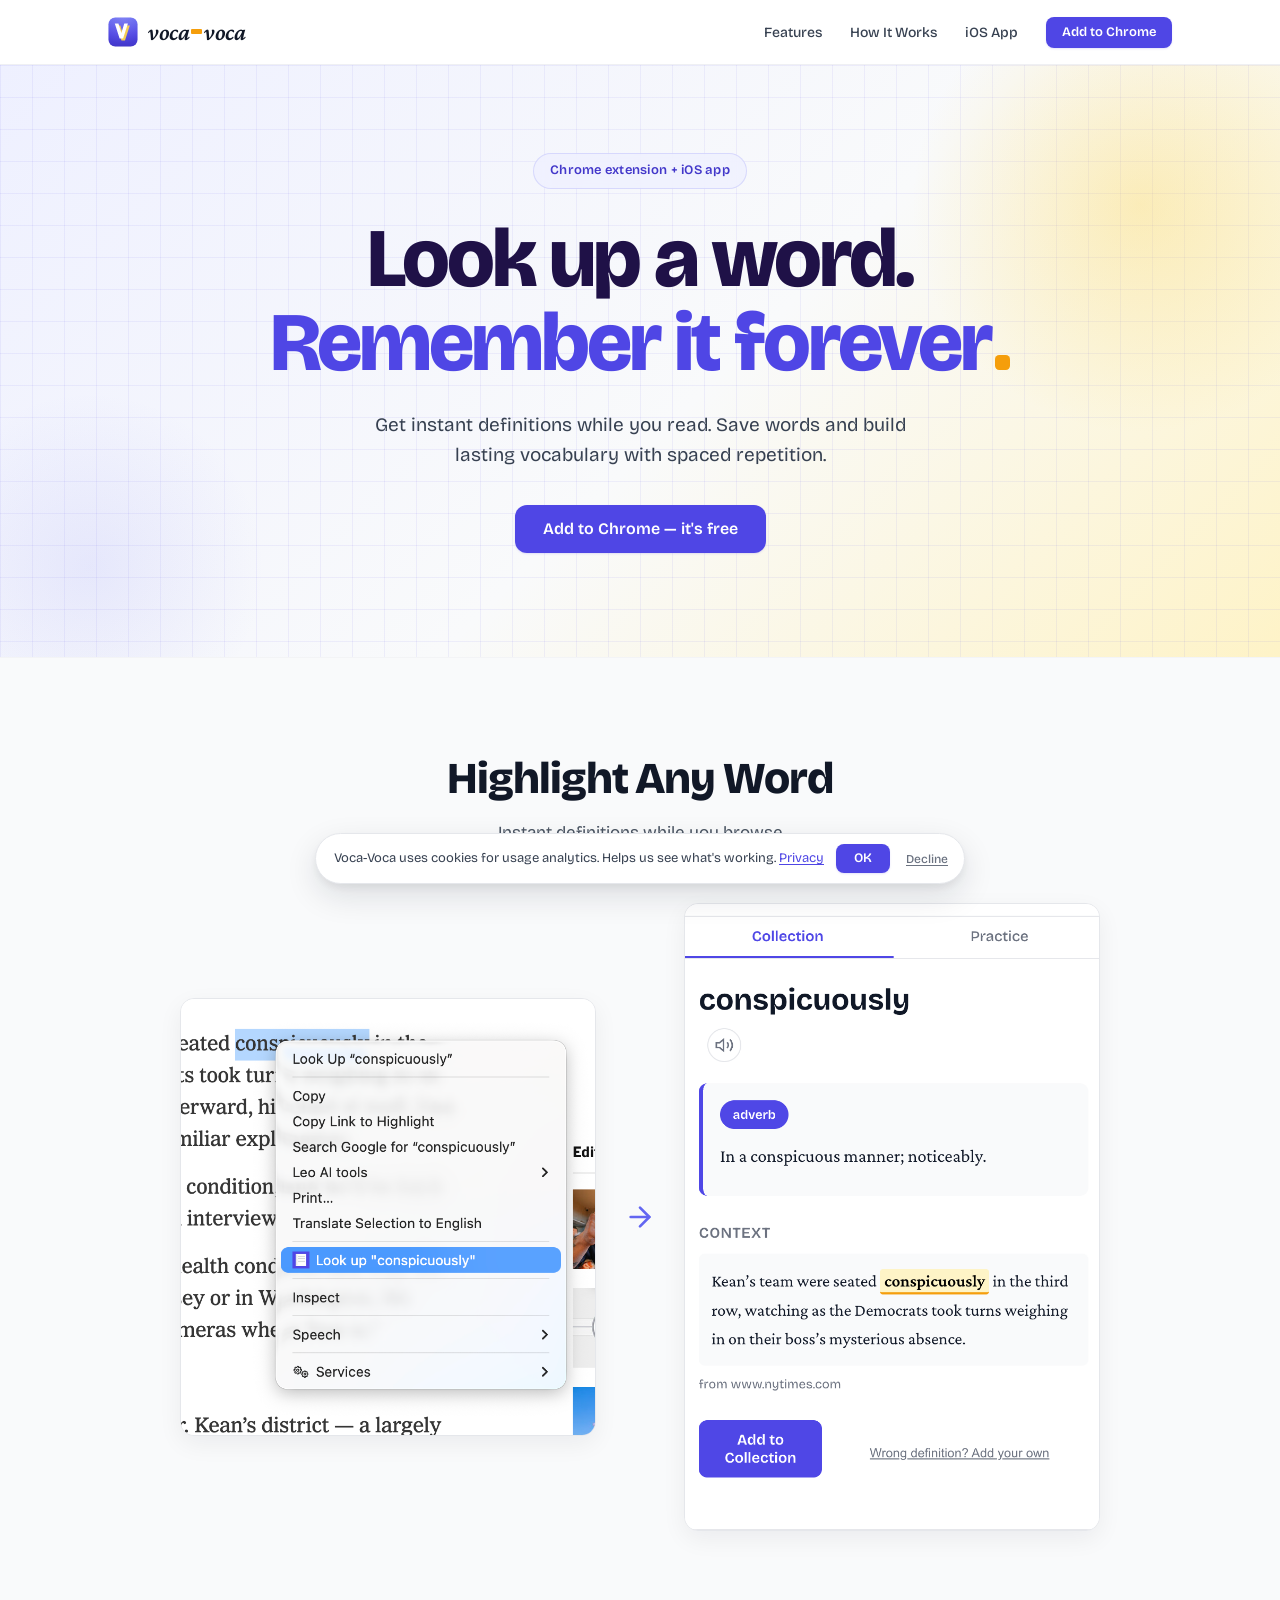
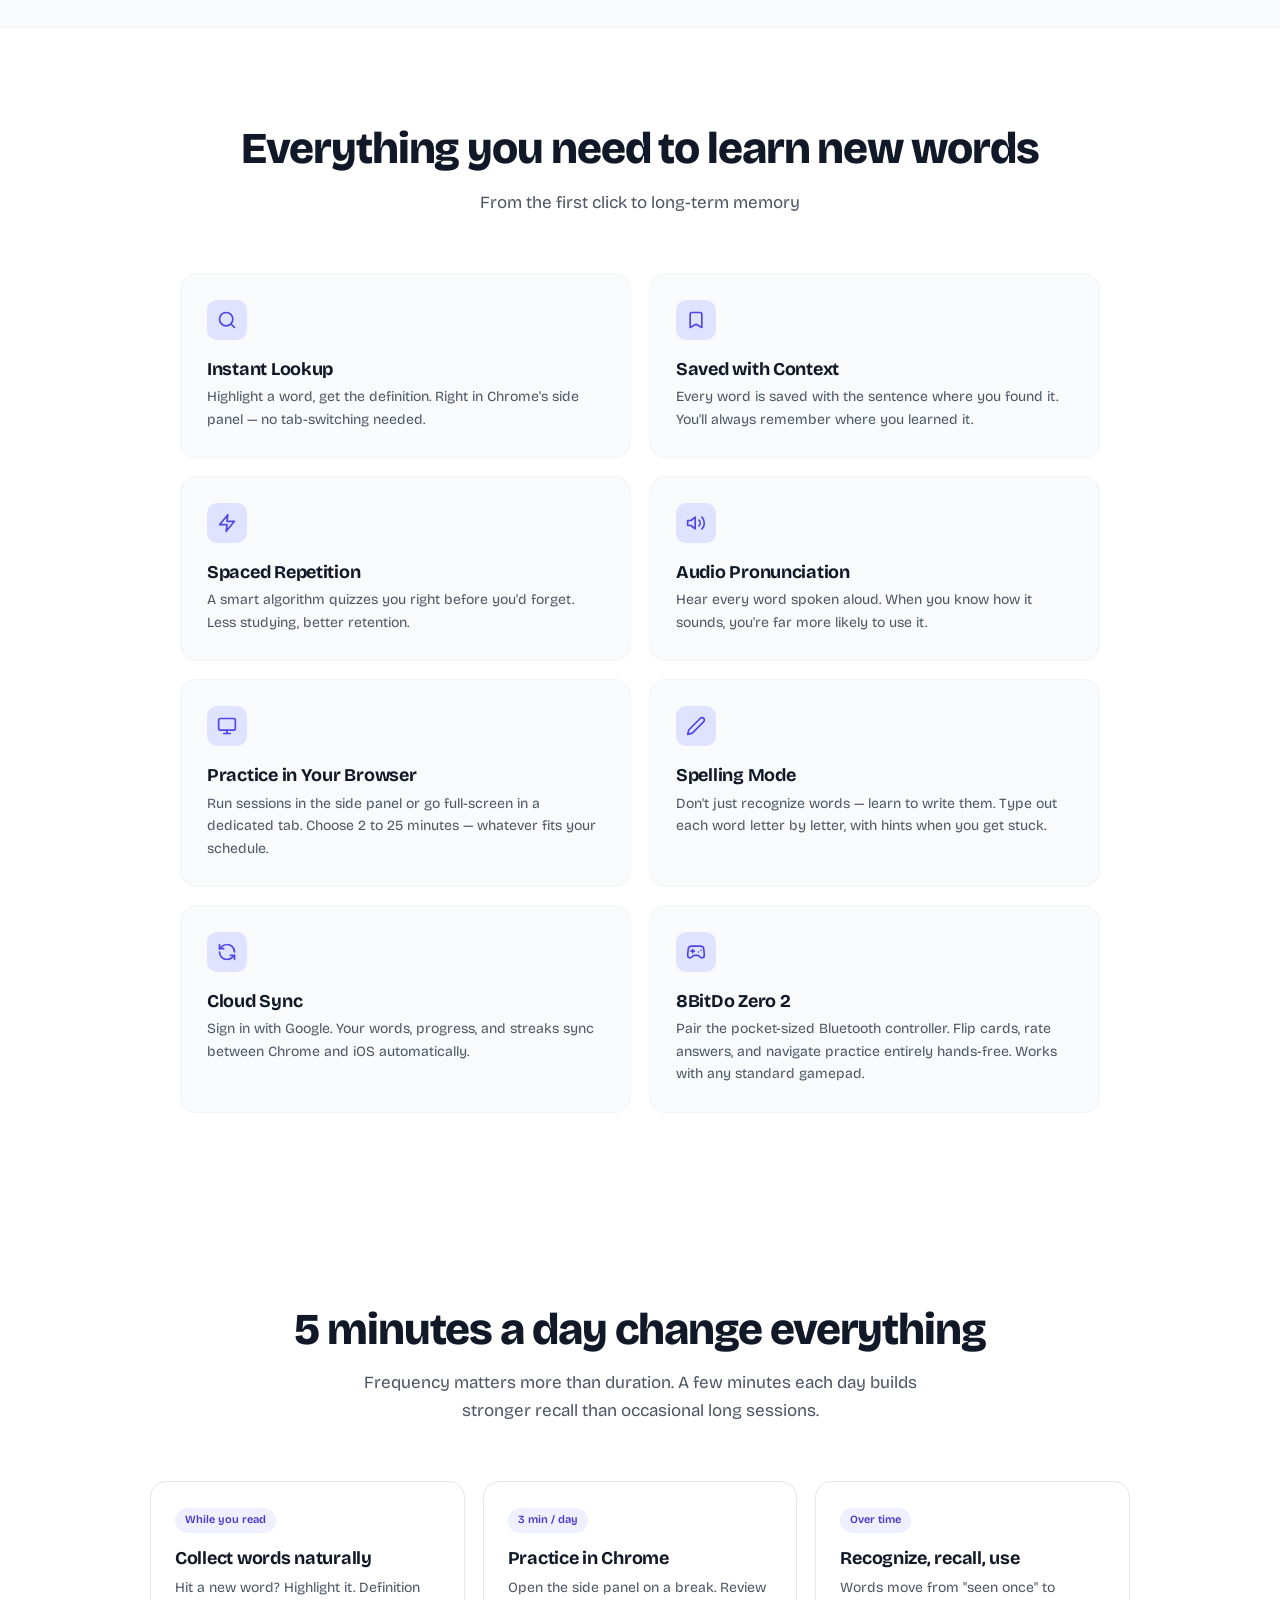
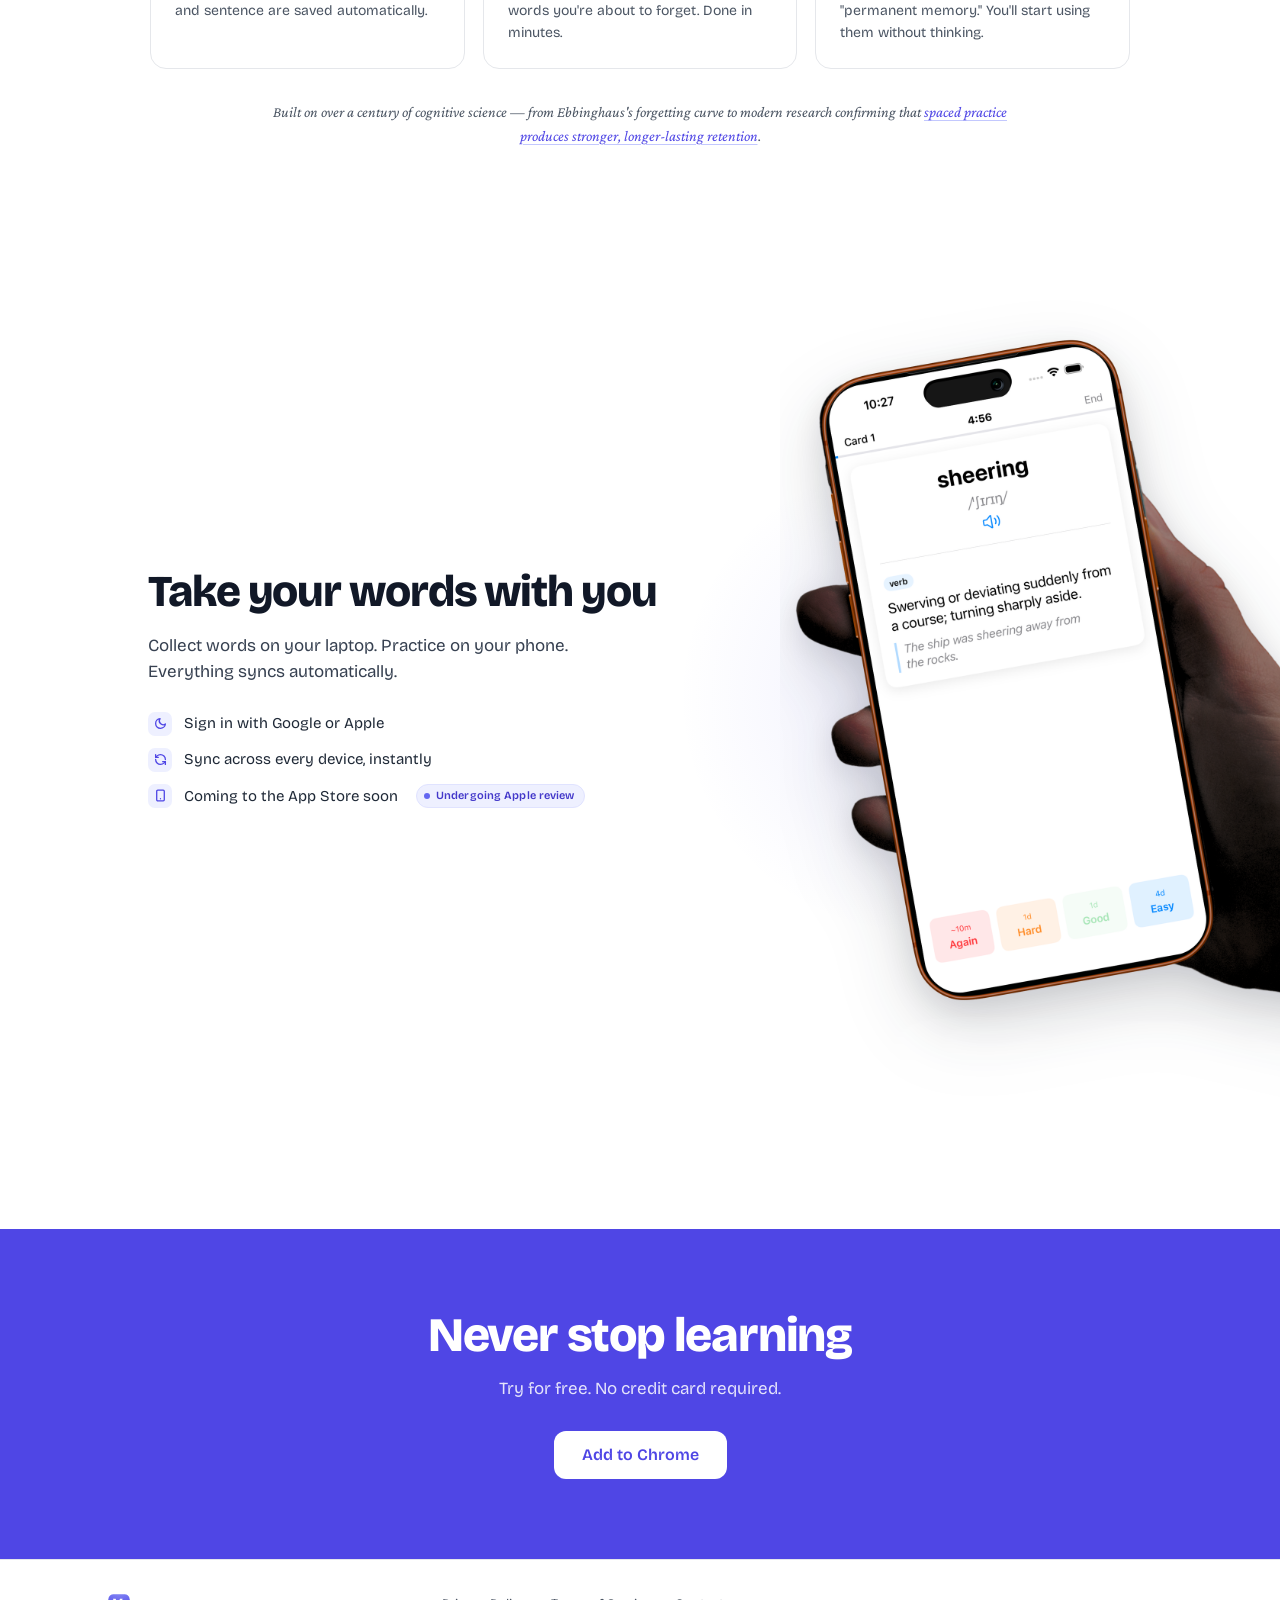
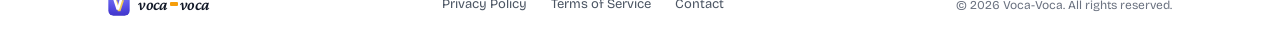
<file: index.html>
<!doctype html>
<html lang="en">
<head>
  <meta charset="utf-8">
  <title>Voca-Voca — Look up a word. Remember it forever.</title>
  <meta name="description" content="Highlight any word, get instant definitions, and memorize with spaced repetition. Chrome extension + iOS app with cloud sync.">
  <meta name="viewport" content="width=device-width,initial-scale=1">
  <link rel="icon" type="image/svg+xml" href="assets/logo-mark-on-indigo.svg">
  <link rel="alternate icon" type="image/png" sizes="128x128" href="assets/icons/icon128.png">
  <link rel="apple-touch-icon" href="assets/icons/icon128.png">

  <!-- ============ Apple Smart App Banner ============
       Shows a slim banner at the top of voca-voca.app in iOS Safari (only)
       offering to open the Voca-Voca App Store listing. Invisible on Chrome,
       Firefox, Android, desktop. App ID 6770988349 was assigned by Apple
       when the Voca-Voca app entry was created in App Store Connect. -->
  <meta name="apple-itunes-app" content="app-id=6770988349">
  <link rel="preconnect" href="https://fonts.googleapis.com">
  <link rel="preconnect" href="https://fonts.gstatic.com" crossorigin>
  <link rel="stylesheet" href="https://fonts.googleapis.com/css2?family=Bricolage+Grotesque:wght@400;500;600;700;800&family=Crimson+Pro:ital,wght@0,400;0,500;0,600;0,700;1,400;1,500;1,600&display=swap">
  <link rel="stylesheet" href="colors_and_type.css?v=20260519b">
  <link rel="stylesheet" href="marketing.css?v=20260519b">

  <!-- ============ Platform detection ============
       Runs synchronously before first paint so CTAs render correctly without a
       flash of the desktop "Add to Chrome" button on mobile devices. Classes
       are added to <html> so CSS can swap CTAs deterministically. -->
  <script>
    (function() {
      var ua = navigator.userAgent || '';
      var html = document.documentElement;
      var isIOS = /iPad|iPhone|iPod/.test(ua) ||
                  (navigator.platform === 'MacIntel' && navigator.maxTouchPoints > 1);
      var isAndroid = /Android/i.test(ua);
      var isInstagram = /Instagram/i.test(ua);
      var isMobile = isIOS || isAndroid || /Mobi|Mobile/i.test(ua);
      if (isMobile)    html.classList.add('is-mobile');
      if (isIOS)       html.classList.add('is-ios');
      if (isAndroid)   html.classList.add('is-android');
      if (isInstagram) html.classList.add('is-instagram');
      if (!isMobile)   html.classList.add('is-desktop');
    })();
  </script>

  <!-- ============ PostHog (web behavioral analytics) ============
       Single source of truth for marketing-site behavior — replaces the
       old GA4 setup. autocapture=true gives us pageviews, UTM/referrer
       capture, session durations, and engagement-time out of the box.

       Public Project API Key — write-only, safe to embed. Cookie banner
       toggles opt_in_capturing / opt_out_capturing. -->
  <script>
    window.POSTHOG_API_KEY = "phc_onrjYAez2cWCHyceY65NjvV3tpHXShsM67njpiTffnox";
    window.POSTHOG_HOST    = "https://us.i.posthog.com";

    !function(t,e){var o,n,p,r;e.__SV||(window.posthog=e,e._i=[],e.init=function(i,s,a){function g(t,e){var o=e.split(".");2==o.length&&(t=t[o[0]],e=o[1]),t[e]=function(){t.push([e].concat(Array.prototype.slice.call(arguments,0)))}}(p=t.createElement("script")).type="text/javascript",p.async=!0,p.src=s.api_host+"/static/array.js",(r=t.getElementsByTagName("script")[0]).parentNode.insertBefore(p,r);var u=e;for(void 0!==a?u=e[a]=[]:a="posthog",u.people=u.people||[],u.toString=function(t){var e="posthog";return"posthog"!==a&&(e+="."+a),t||(e+=" (stub)"),e},u.people.toString=function(){return u.toString(1)+".people (stub)"},o="init Be Fs capture register register_once register_for_session unregister unregister_for_session getFeatureFlag getFeatureFlagPayload isFeatureEnabled reloadFeatureFlags updateEarlyAccessFeatureEnrollment getEarlyAccessFeatures on onFeatureFlags onSessionId getSurveys getActiveMatchingSurveys renderSurvey canRenderSurvey getNextSurveyStep identify setPersonProperties group resetGroups setPersonPropertiesForFlags resetPersonPropertiesForFlags setGroupPropertiesForFlags resetGroupPropertiesForFlags reset get_distinct_id getGroups get_session_id get_session_replay_url alias set_config startSessionRecording stopSessionRecording sessionRecordingStarted captureException loadToolbar get_property getSessionProperty Be Vs createPersonProfile Es opt_in_capturing opt_out_capturing has_opted_in_capturing has_opted_out_capturing clear_opt_in_out_capturing Bs debug L Ie".split(" "),n=0;n<o.length;n++)g(u,o[n]);e._i.push([i,s,a])},e.__SV=1)}(document,window.posthog||[]);

    // Environment tag — PostHog free tier caps at 1 project, so we tag
    // events instead of running two projects. localhost / 127.0.0.1 /
    // *.local / GitHub Pages preview URLs → "development". Anything on
    // the voca-voca.app domain → "production".
    window.VV_ENVIRONMENT = (function() {
      var h = location.hostname;
      if (h === 'localhost' || h === '127.0.0.1' || h.endsWith('.local')) return 'development';
      if (h.endsWith('voca-voca.app')) return 'production';
      return 'development';                  // unknown host → assume dev
    })();

    posthog.init(window.POSTHOG_API_KEY, {
      api_host: window.POSTHOG_HOST,
      // autocapture handles pageviews + clicks. UTM / referrer / session
      // duration / engagement time are all captured automatically.
      autocapture: true,
      capture_pageview: true,
      disable_session_recording: true,
      persistence: 'localStorage+cookie',
      // Default to opted-OUT — we only opt in once the cookie banner records
      // explicit consent. Honors the existing 'vv-cookie-consent' state set
      // by the marketing-site banner.
      opt_out_capturing_by_default: true,
      loaded: function(ph) {
        ph.register({
          platform: 'web',
          environment: window.VV_ENVIRONMENT,
        });
      }
    });

    // Promote prior consent from the existing cookie/localStorage flag.
    try {
      var ls = localStorage.getItem('vv-cookie-consent');
      var m  = document.cookie.match(/vv-cookie-consent=([^;]+)/);
      var v  = ls || (m && m[1]);
      if (v === 'granted') posthog.opt_in_capturing();
    } catch (_) {}
  </script>

  <!-- Chrome Web Store CTA clicks — explicit event so we can build the
       paid-acquisition → install funnel without relying on autocapture
       heuristics. -->
  <script>
    document.addEventListener('DOMContentLoaded', () => {
      document.querySelectorAll('a[href*="chromewebstore"]').forEach((a) => {
        const loc = a.closest('nav') ? 'nav'
                  : a.closest('.vv-hero') ? 'hero_section'
                  : a.closest('.vv-cta-band') ? 'final_cta'
                  : 'other';
        a.addEventListener('click', () => {
          if (window.posthog) posthog.capture('cta_chrome_click', {
            platform: 'web',
            link_url: a.href,
            link_location: loc
          });
        });
      });

      // Hero CTA — the user's primary acquisition button. Tagged explicitly
      // with the canonical id "#chrome-cta" so future redesigns can rename
      // / restyle without breaking analytics joins.
      const hero = document.getElementById('chrome-cta');
      if (hero && window.posthog) {
        hero.addEventListener('click', () => {
          posthog.capture('cta_chrome_click', {
            platform: 'web',
            link_location: 'hero_section',
            link_url: hero.href
          });
        });
      }
    });
  </script>
</head>
<body class="vv-mkt">

  <!-- ============ NAV ============ -->
  <nav class="vv-nav">
    <div class="vv-container vv-nav-inner">
      <a href="#" class="vv-nav-logo">
        <img src="assets/logo-mark-on-indigo.svg" alt="Voca-Voca">
        <span class="wm">voca<span class="pip"></span>voca</span>
      </a>
      <div class="vv-nav-links">
        <a href="#features">Features</a>
        <a href="#how">How It Works</a>
        <a href="#ios">iOS App</a>
        <a href="https://chromewebstore.google.com/detail/gphmlhfekcbmhbbkhffianonpmjhnnln" target="_blank" rel="noopener" class="btn btn-primary btn-sm vv-cta vv-cta-chrome">Add to Chrome</a>
        <button type="button" class="btn btn-primary btn-sm vv-cta vv-cta-ios" data-vv-waitlist-open>Get on iOS</button>
      </div>
    </div>
  </nav>

  <!-- ============ HERO ============ -->
  <header class="vv-hero">
    <div class="vv-container">
      <span class="vv-hero-pill">Chrome extension + iOS app</span>
      <h1><span class="line line-1">Look up a word.</span><span class="line line-2"><span class="lit">Remember it forever<span class="pip" aria-hidden="true"></span></span></span></h1>
      <p class="sub">Get instant definitions while you read. Save words and build lasting vocabulary with spaced repetition.</p>
      <div class="cta">
        <a href="https://chromewebstore.google.com/detail/gphmlhfekcbmhbbkhffianonpmjhnnln" target="_blank" rel="noopener" class="btn btn-primary btn-lg vv-cta vv-cta-chrome">Add to Chrome — it's free</a>
        <button type="button" class="btn btn-primary btn-lg vv-cta vv-cta-ios" data-vv-waitlist-open>Notify me when iOS launches</button>
        <p class="vv-cta-helper vv-cta-ios">Chrome extension is available on desktop today.</p>
      </div>
    </div>
  </header>

  <!-- ============ HIGHLIGHT ANY WORD ============ -->
  <section class="vv-band">
    <div class="vv-container">
      <div class="vv-section-head">
        <h2>Highlight Any Word</h2>
        <p>Instant definitions while you browse</p>
      </div>

      <div class="vv-demo-row">
        <div class="vv-showcase left">
          <img src="assets/showcase-context-menu.png" alt="Right-click any word to look it up">
        </div>

        <div class="vv-demo-arrow">
          <svg width="32" height="32" viewBox="0 0 24 24" fill="none" stroke="currentColor" stroke-width="2" stroke-linecap="round" stroke-linejoin="round"><path d="M5 12h14"/><path d="m12 5 7 7-7 7"/></svg>
        </div>

        <div class="vv-showcase right">
          <img src="assets/showcase-definition.png" alt="Voca-Voca side panel showing the conspicuously definition">
        </div>
      </div>
    </div>
  </section>

  <!-- ============ FEATURE GRID ============ -->
  <section class="vv-section" id="features">
    <div class="vv-container">
      <div class="vv-section-head">
        <h2>Everything you need to learn new words</h2>
        <p>From the first click to long-term memory</p>
      </div>

      <div class="vv-feat-grid">

        <div class="vv-feat">
          <div class="icon"><svg width="20" height="20" viewBox="0 0 24 24" fill="none" stroke="currentColor" stroke-width="2" stroke-linecap="round" stroke-linejoin="round"><circle cx="11" cy="11" r="8"/><path d="m21 21-4.3-4.3"/></svg></div>
          <h3>Instant Lookup</h3>
          <p>Highlight a word, get the definition. Right in Chrome's side panel — no tab-switching needed.</p>
        </div>

        <div class="vv-feat">
          <div class="icon"><svg width="20" height="20" viewBox="0 0 24 24" fill="none" stroke="currentColor" stroke-width="2" stroke-linecap="round" stroke-linejoin="round"><path d="m19 21-7-4-7 4V5a2 2 0 0 1 2-2h10a2 2 0 0 1 2 2v16z"/></svg></div>
          <h3>Saved with Context</h3>
          <p>Every word is saved with the sentence where you found it. You'll always remember where you learned it.</p>
        </div>

        <div class="vv-feat">
          <div class="icon"><svg width="20" height="20" viewBox="0 0 24 24" fill="none" stroke="currentColor" stroke-width="2" stroke-linecap="round" stroke-linejoin="round"><polygon points="13 2 3 14 12 14 11 22 21 10 12 10 13 2"/></svg></div>
          <h3>Spaced Repetition</h3>
          <p>A smart algorithm quizzes you right before you'd forget. Less studying, better retention.</p>
        </div>

        <div class="vv-feat">
          <div class="icon"><svg width="20" height="20" viewBox="0 0 24 24" fill="none" stroke="currentColor" stroke-width="2" stroke-linecap="round" stroke-linejoin="round"><polygon points="11 5 6 9 2 9 2 15 6 15 11 19 11 5"/><path d="M19.07 4.93a10 10 0 0 1 0 14.14"/><path d="M15.54 8.46a5 5 0 0 1 0 7.07"/></svg></div>
          <h3>Audio Pronunciation</h3>
          <p>Hear every word spoken aloud. When you know how it sounds, you're far more likely to use it.</p>
        </div>

        <div class="vv-feat">
          <div class="icon"><svg width="20" height="20" viewBox="0 0 24 24" fill="none" stroke="currentColor" stroke-width="2" stroke-linecap="round" stroke-linejoin="round"><rect x="2" y="3" width="20" height="14" rx="2"/><line x1="8" y1="21" x2="16" y2="21"/><line x1="12" y1="17" x2="12" y2="21"/></svg></div>
          <h3>Practice in Your Browser</h3>
          <p>Run sessions in the side panel or go full-screen in a dedicated tab. Choose 2 to 25 minutes — whatever fits your schedule.</p>
        </div>

        <div class="vv-feat">
          <div class="icon"><svg width="20" height="20" viewBox="0 0 24 24" fill="none" stroke="currentColor" stroke-width="2" stroke-linecap="round" stroke-linejoin="round"><path d="M17 3a2.85 2.83 0 1 1 4 4L7.5 20.5 2 22l1.5-5.5Z"/></svg></div>
          <h3>Spelling Mode</h3>
          <p>Don't just recognize words — learn to write them. Type out each word letter by letter, with hints when you get stuck.</p>
        </div>

        <div class="vv-feat">
          <div class="icon"><svg width="20" height="20" viewBox="0 0 24 24" fill="none" stroke="currentColor" stroke-width="2" stroke-linecap="round" stroke-linejoin="round"><path d="M21 12a9 9 0 0 0-9-9 9.75 9.75 0 0 0-6.74 2.74L3 8"/><path d="M3 3v5h5"/><path d="M3 12a9 9 0 0 0 9 9 9.75 9.75 0 0 0 6.74-2.74L21 16"/><path d="M16 16h5v5"/></svg></div>
          <h3>Cloud Sync</h3>
          <p>Sign in with Google. Your words, progress, and streaks sync between Chrome and iOS automatically.</p>
        </div>

        <div class="vv-feat">
          <div class="icon"><svg width="20" height="20" viewBox="0 0 24 24" fill="none" stroke="currentColor" stroke-width="2" stroke-linecap="round" stroke-linejoin="round"><line x1="6" y1="11" x2="10" y2="11"/><line x1="8" y1="9" x2="8" y2="13"/><line x1="15" y1="12" x2="15.01" y2="12"/><line x1="18" y1="10" x2="18.01" y2="10"/><path d="M17.32 5H6.68a4 4 0 0 0-3.978 3.59c-.006.052-.01.101-.017.152C2.604 9.416 2 14.456 2 16a3 3 0 0 0 3 3c1 0 1.5-.5 2-1l1.414-1.414A2 2 0 0 1 9.828 16h4.344a2 2 0 0 1 1.414.586L17 18c.5.5 1 1 2 1a3 3 0 0 0 3-3c0-1.545-.604-6.584-.685-7.258A4 4 0 0 0 17.32 5z"/></svg></div>
          <h3>8BitDo Zero 2</h3>
          <p>Pair the pocket-sized Bluetooth controller. Flip cards, rate answers, and navigate practice entirely hands-free. Works with any standard gamepad.</p>
        </div>

      </div>
    </div>
  </section>

  <!-- ============ 5 MINUTES A DAY ============ -->
  <section class="vv-five" id="how">
    <div class="vv-container">
      <div class="vv-section-head">
        <h2>5 minutes a day change everything</h2>
        <p>Frequency matters more than duration. A few minutes each day builds stronger recall than occasional long sessions.</p>
      </div>

      <div class="vv-steps">
        <div class="vv-step">
          <span class="pill">While you read</span>
          <h3>Collect words naturally</h3>
          <p>Hit a new word? Highlight it. Definition and sentence are saved automatically.</p>
        </div>
        <div class="vv-step">
          <span class="pill">3 min / day</span>
          <h3>Practice in Chrome</h3>
          <p>Open the side panel on a break. Review words you're about to forget. Done in minutes.</p>
        </div>
        <div class="vv-step">
          <span class="pill">Over time</span>
          <h3>Recognize, recall, use</h3>
          <p>Words move from "seen once" to "permanent memory." You'll start using them without thinking.</p>
        </div>
      </div>

      <p class="vv-science">Built on over a century of cognitive science — from Ebbinghaus's forgetting curve to modern research confirming that <a href="#">spaced practice produces stronger, longer-lasting retention</a>.</p>
    </div>
  </section>

  <!-- ============ TAKE WITH YOU ============ -->
  <section class="vv-takeit" id="ios" data-bg="glow" data-layout="text-left">
    <div class="vv-container vv-takeit-inner">
      <div class="vv-takeit-text">
        <h2>Take your words with you</h2>
        <p>Collect words on your laptop. Practice on your phone. Everything syncs automatically.</p>
        <ul class="vv-takeit-bullets">
          <li>
            <span class="ic"><svg width="13" height="13" viewBox="0 0 24 24" fill="none" stroke="currentColor" stroke-width="2.4" stroke-linecap="round" stroke-linejoin="round"><path d="M21 12.79A9 9 0 1 1 11.21 3 7 7 0 0 0 21 12.79z"/></svg></span>
            Sign in with Google or Apple
          </li>
          <li>
            <span class="ic"><svg width="13" height="13" viewBox="0 0 24 24" fill="none" stroke="currentColor" stroke-width="2.4" stroke-linecap="round" stroke-linejoin="round"><path d="M21 12a9 9 0 0 0-9-9 9.75 9.75 0 0 0-6.74 2.74L3 8"/><path d="M3 3v5h5"/><path d="M3 12a9 9 0 0 0 9 9 9.75 9.75 0 0 0 6.74-2.74L21 16"/><path d="M16 16h5v5"/></svg></span>
            Sync across every device, instantly
          </li>
          <li>
            <span class="ic"><svg width="13" height="13" viewBox="0 0 24 24" fill="none" stroke="currentColor" stroke-width="2.4" stroke-linecap="round" stroke-linejoin="round"><rect x="5" y="2" width="14" height="20" rx="2"/><path d="M12 18h.01"/></svg></span>
            <span>Coming to the App Store soon</span>
            <span class="vv-review-pill" title="App is currently in App Store review">
              <span class="vv-review-dot" aria-hidden="true"></span>
              Undergoing Apple review
            </span>
          </li>
        </ul>
      </div>
      <div class="vv-phone-wrap">
        <img class="vv-phone-mockup" src="assets/iphone-mockup-hand.png?v=20260519b" alt="Voca-Voca iOS app — Practice screen" draggable="false">
      </div>
    </div>
  </section>

  <!-- ============ FINAL CTA ============ -->
  <section class="vv-cta-band">
    <div class="vv-container">
      <h2>Never stop learning</h2>
      <p>Try for free. No credit card required.</p>
      <a href="https://chromewebstore.google.com/detail/gphmlhfekcbmhbbkhffianonpmjhnnln" target="_blank" rel="noopener" class="btn btn-on-indigo btn-lg vv-cta vv-cta-chrome">Add to Chrome</a>
      <button type="button" class="btn btn-on-indigo btn-lg vv-cta vv-cta-ios" data-vv-waitlist-open>Notify me when iOS launches</button>
    </div>
  </section>

  <!-- ============ FOOTER ============ -->
  <footer class="vv-footer">
    <div class="vv-container vv-footer-inner">
      <div class="vv-footer-logo">
        <img src="assets/logo-mark-on-indigo.svg" alt="Voca-Voca">
        <span class="wm">voca<span class="pip"></span>voca</span>
      </div>
      <div class="vv-footer-links">
        <a href="privacy-policy.html">Privacy Policy</a>
        <a href="terms-of-service.html">Terms of Service</a>
        <a href="mailto:hello@voca-voca.app">Contact</a>
      </div>
      <div class="vv-footer-copy">© 2026 Voca-Voca. All rights reserved.</div>
    </div>
  </footer>

  <!-- ============ iOS pre-launch waitlist modal ============
       Opened by any [data-vv-waitlist-open] button. Posts to the
       waitlistSignup Cloud Function and stores in Firestore /waitlist. -->
  <div id="vv-waitlist-modal" class="vv-modal" hidden role="dialog" aria-modal="true" aria-labelledby="vv-waitlist-title">
    <div class="vv-modal-backdrop" data-vv-waitlist-close></div>
    <div class="vv-modal-content">
      <button class="vv-modal-close" type="button" data-vv-waitlist-close aria-label="Close">×</button>
      <h3 id="vv-waitlist-title">iOS app launching soon</h3>
      <p>The Voca-Voca iOS app is undergoing Apple's App Store review. Drop your email and we'll let you know the moment it's live.</p>
      <form id="vv-waitlist-form" novalidate>
        <input type="email" name="email" id="vv-waitlist-email" placeholder="you@example.com" required autocomplete="email" autocapitalize="off" spellcheck="false">
        <button type="submit" class="btn btn-primary btn-md">Notify me</button>
        <div class="vv-waitlist-msg" hidden aria-live="polite"></div>
        <p class="vv-waitlist-note">We promise: we won't spam you.</p>
      </form>
    </div>
  </div>

  <script>
    // Waitlist modal — opened by [data-vv-waitlist-open], closed by [data-vv-waitlist-close].
    (function() {
      var modal = document.getElementById('vv-waitlist-modal');
      if (!modal) return;
      var form = document.getElementById('vv-waitlist-form');
      var emailInput = document.getElementById('vv-waitlist-email');
      var msg = modal.querySelector('.vv-waitlist-msg');
      var submitBtn = form.querySelector('button[type=submit]');

      function open() {
        modal.hidden = false;
        document.body.style.overflow = 'hidden';
        setTimeout(function() { emailInput.focus(); }, 50);
        if (window.posthog) posthog.capture('waitlist_modal_open', { platform: 'web' });
      }
      function close() {
        modal.hidden = true;
        document.body.style.overflow = '';
        msg.hidden = true;
        msg.className = 'vv-waitlist-msg';
      }
      function platformLabel() {
        var html = document.documentElement;
        return html.classList.contains('is-ios')     ? 'ios'
             : html.classList.contains('is-android') ? 'android'
             : html.classList.contains('is-mobile')  ? 'mobile'
             :                                          'desktop';
      }

      document.querySelectorAll('[data-vv-waitlist-open]').forEach(function(el) {
        el.addEventListener('click', open);
      });
      document.querySelectorAll('[data-vv-waitlist-close]').forEach(function(el) {
        el.addEventListener('click', close);
      });
      document.addEventListener('keydown', function(e) {
        if (e.key === 'Escape' && !modal.hidden) close();
      });

      form.addEventListener('submit', function(e) {
        e.preventDefault();
        var email = emailInput.value.trim();
        if (!email) return;

        msg.hidden = true;
        msg.className = 'vv-waitlist-msg';
        submitBtn.disabled = true;
        var originalText = submitBtn.textContent;
        submitBtn.textContent = 'Sending…';

        fetch('https://us-central1-voca-voca-48a7c.cloudfunctions.net/waitlistSignup', {
          method: 'POST',
          headers: { 'Content-Type': 'application/json' },
          body: JSON.stringify({
            email: email,
            source: 'ios-prelaunch-modal',
            platform: platformLabel()
          })
        })
          .then(function(r) { return r.json().then(function(d) { return { status: r.status, data: d }; }); })
          .then(function(resp) {
            if (resp.status === 200 && resp.data && resp.data.ok) {
              msg.textContent = "You're on the list. We'll email when iOS launches.";
              msg.classList.add('ok');
              msg.hidden = false;
              form.reset();
              if (window.posthog) posthog.capture('waitlist_signup_success', { platform: 'web', target_platform: platformLabel() });
            } else if (resp.data && resp.data.error === 'invalid_email') {
              msg.textContent = "That email looks off — try again?";
              msg.classList.add('err');
              msg.hidden = false;
              if (window.posthog) posthog.capture('waitlist_signup_error', { platform: 'web', error: 'invalid_email' });
            } else {
              msg.textContent = "Something went wrong on our end. Try again in a moment?";
              msg.classList.add('err');
              msg.hidden = false;
              if (window.posthog) posthog.capture('waitlist_signup_error', { platform: 'web', error: 'server' });
            }
          })
          .catch(function() {
            msg.textContent = "Couldn't reach the server. Check your connection and try again.";
            msg.classList.add('err');
            msg.hidden = false;
            if (window.posthog) posthog.capture('waitlist_signup_error', { platform: 'web', error: 'network' });
          })
          .then(function() {
            submitBtn.disabled = false;
            submitBtn.textContent = originalText;
          });
      });
    })();
  </script>

  <!-- ============ Cookie consent banner ============ -->
  <div id="vv-cookie" hidden role="dialog" aria-label="Cookie consent">
    <p class="vv-cookie-msg">
      Voca-Voca uses cookies for usage analytics. Helps us see what's working.
      <a href="privacy-policy.html">Privacy</a>
    </p>
    <button id="vv-cookie-ok" class="btn btn-primary btn-sm" type="button" autofocus>OK</button>
    <button id="vv-cookie-no" class="vv-cookie-no" type="button">Decline</button>
  </div>
  <script>
    (function() {
      const STORE = "vv-cookie-consent";   // key for both localStorage AND cookie
      const COOKIE_MAX_AGE = 60 * 60 * 24 * 400;  // 400 days (Chrome's max for first-party cookies)
      const el    = document.getElementById("vv-cookie");
      const okBtn = document.getElementById("vv-cookie-ok");
      const noBtn = document.getElementById("vv-cookie-no");

      // Belt-and-suspenders persistence. Some browsers (Brave strict shields,
      // Safari ITP, Firefox ETP-strict, "delete cookies on close" settings)
      // wipe localStorage but keep first-party cookies, or vice versa. Write
      // both; read whichever survives.
      function setConsent(choice) {
        try { localStorage.setItem(STORE, choice); } catch (_) {}
        try {
          document.cookie = STORE + "=" + choice +
            "; path=/; max-age=" + COOKIE_MAX_AGE +
            "; SameSite=Lax" +
            (location.protocol === "https:" ? "; Secure" : "");
        } catch (_) {}
      }
      function getConsent() {
        try {
          const v = localStorage.getItem(STORE);
          if (v === "granted" || v === "denied") return v;
        } catch (_) {}
        try {
          const m = document.cookie.match(new RegExp("(?:^|; )" + STORE + "=([^;]*)"));
          if (m && (m[1] === "granted" || m[1] === "denied")) return m[1];
        } catch (_) {}
        return null;
      }

      function decide(choice) {
        setConsent(choice);
        // Cookie banner toggles PostHog opt-in. No GA4 consent calls — we
        // migrated entirely off Google Analytics.
        if (window.posthog) {
          choice === "granted" ? posthog.opt_in_capturing() : posthog.opt_out_capturing();
        }
        el.classList.add("vv-cookie-out");
        setTimeout(() => { el.hidden = true; }, 220);
      }

      const prior = getConsent();

      if (prior === "granted") {
        if (window.posthog) posthog.opt_in_capturing();
      } else if (prior === "denied") {
        // No-op: PostHog default is opted-out (see opt_out_capturing_by_default).
      } else {
        // No decision yet — show the banner after a paint.
        requestAnimationFrame(() => { el.hidden = false; });
      }

      okBtn.addEventListener("click", () => decide("granted"));
      noBtn.addEventListener("click", () => decide("denied"));
    })();
  </script>

  <script>
    // Scroll-reveal intersection observer
    document.addEventListener("DOMContentLoaded", () => {
      const obs = new IntersectionObserver((entries) => {
        entries.forEach((e) => {
          if (e.isIntersecting) {
            e.target.classList.add("reveal-in");
            obs.unobserve(e.target);
          }
        });
      }, { threshold: 0.12, rootMargin: "0px 0px -80px 0px" });
      document.querySelectorAll(".vv-section, .vv-band, .vv-five, .vv-takeit, .vv-cta-band")
        .forEach((el) => obs.observe(el));
    });
  </script>

</body>
</html>
</file>
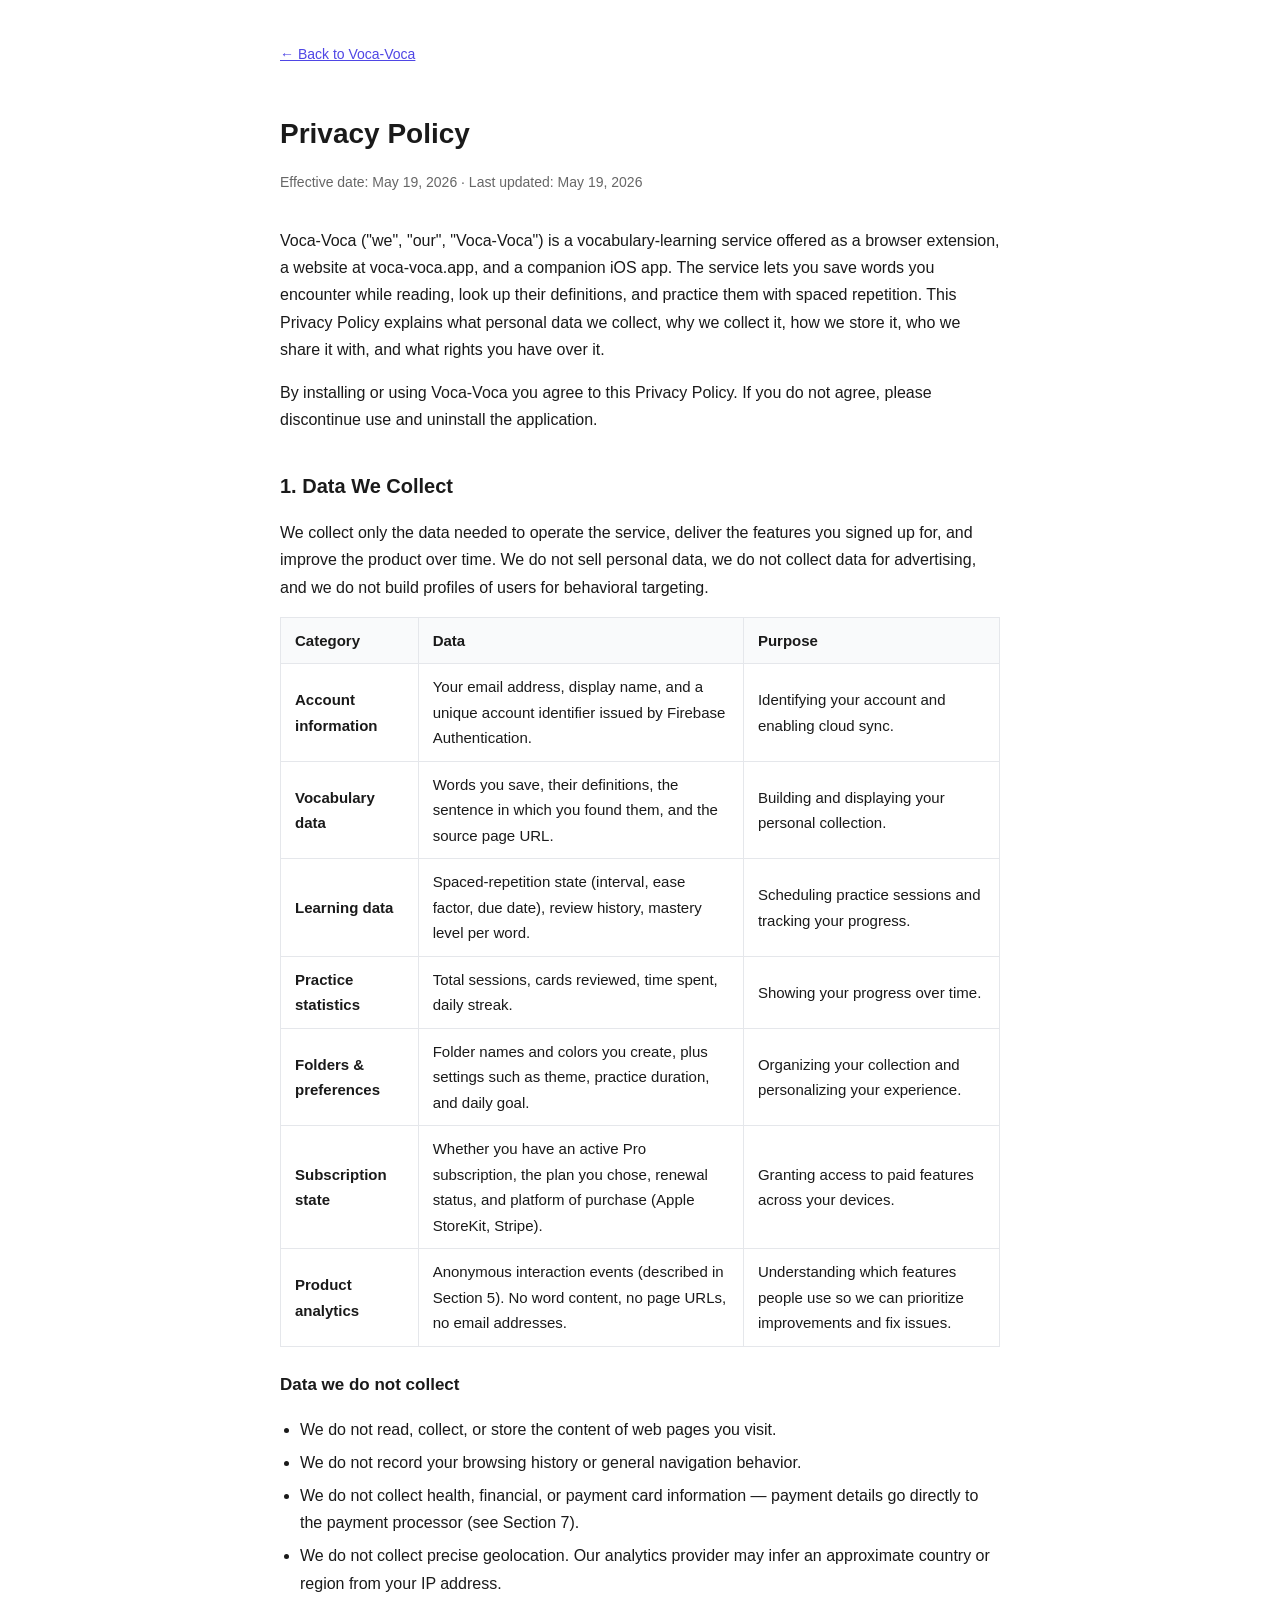
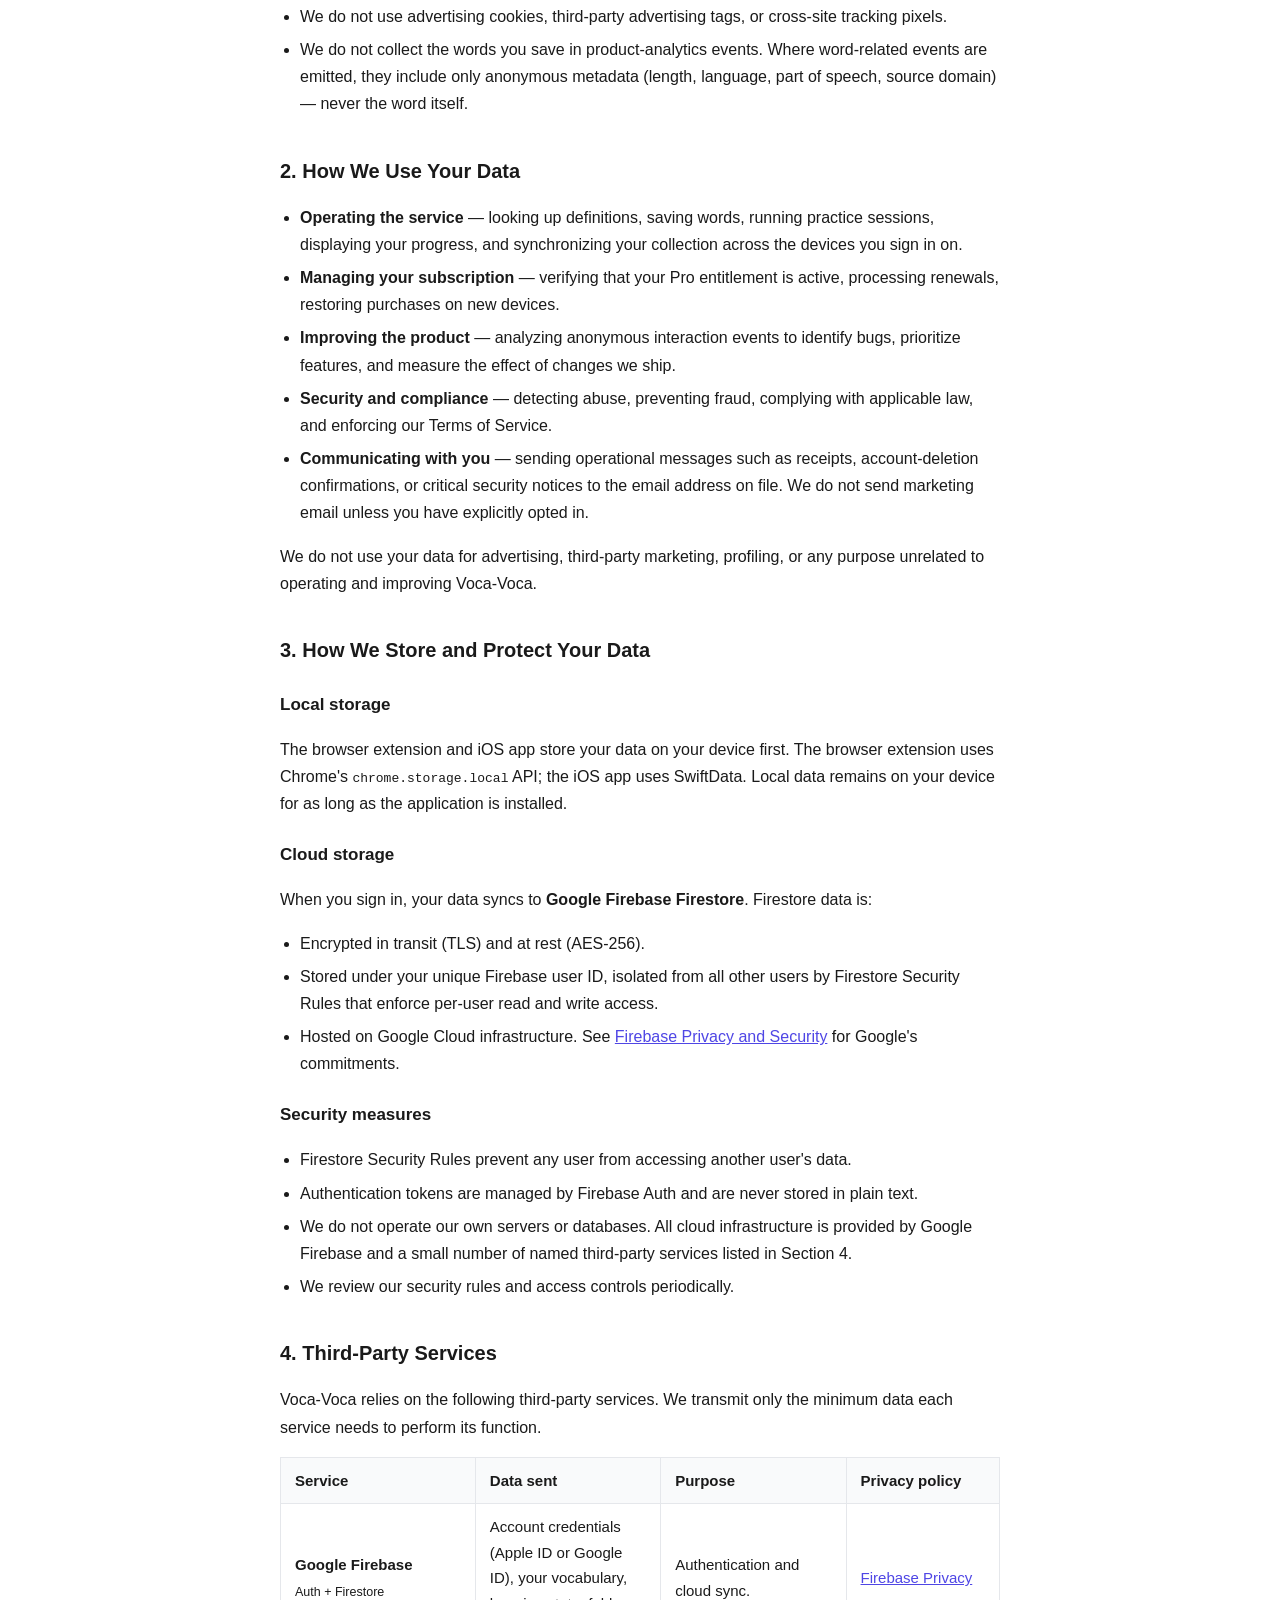
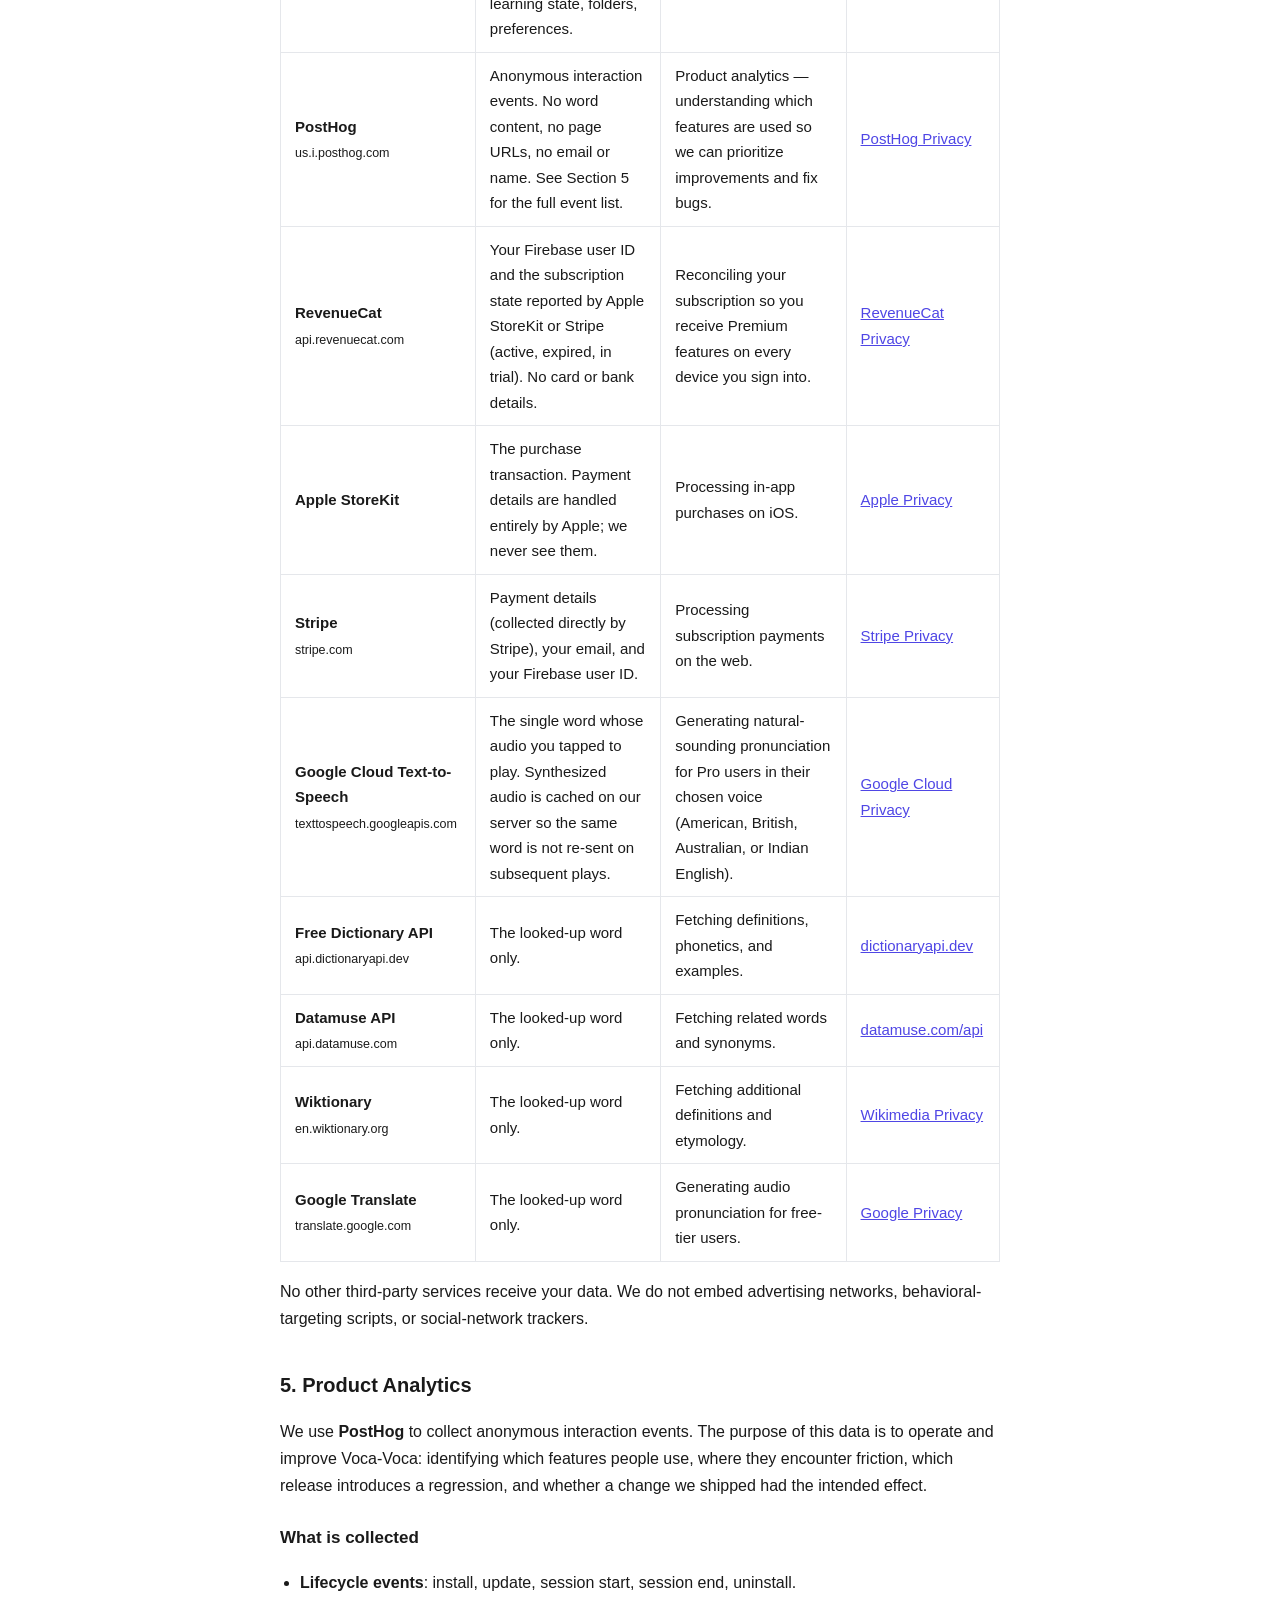
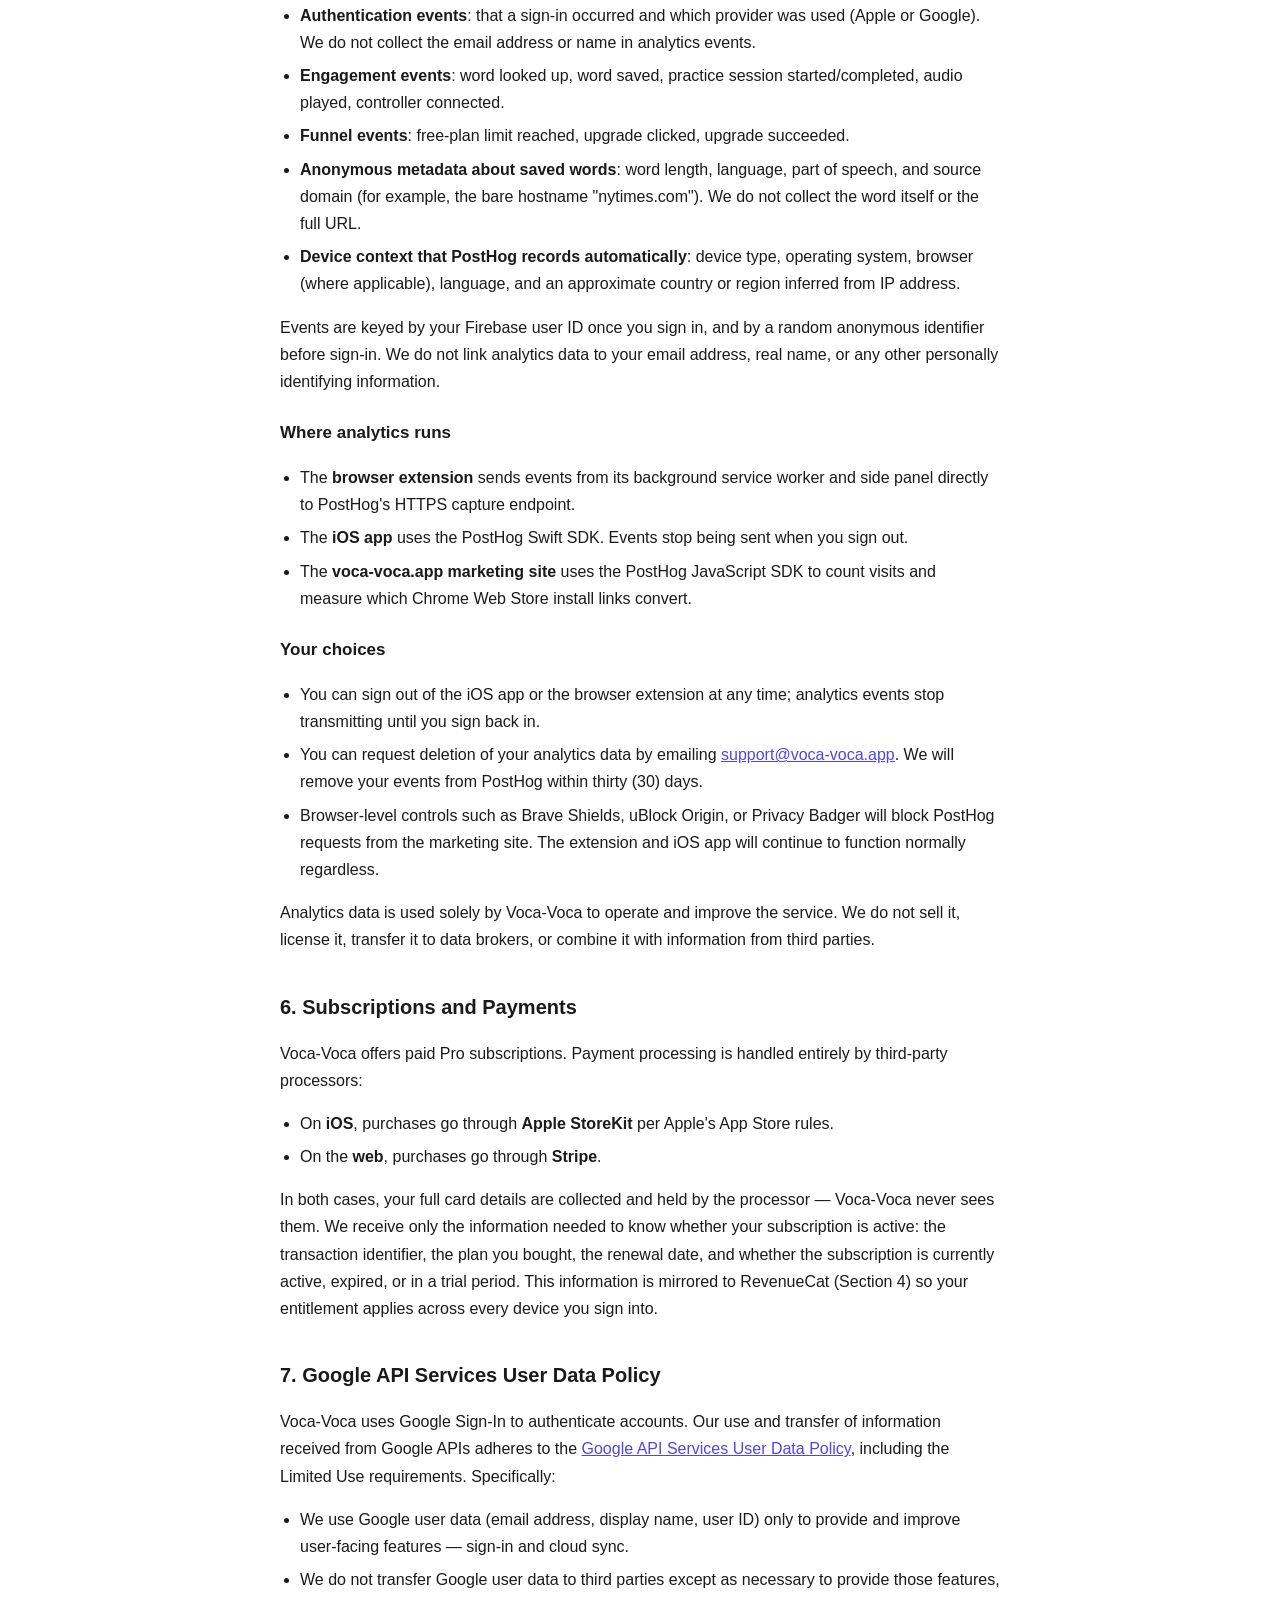
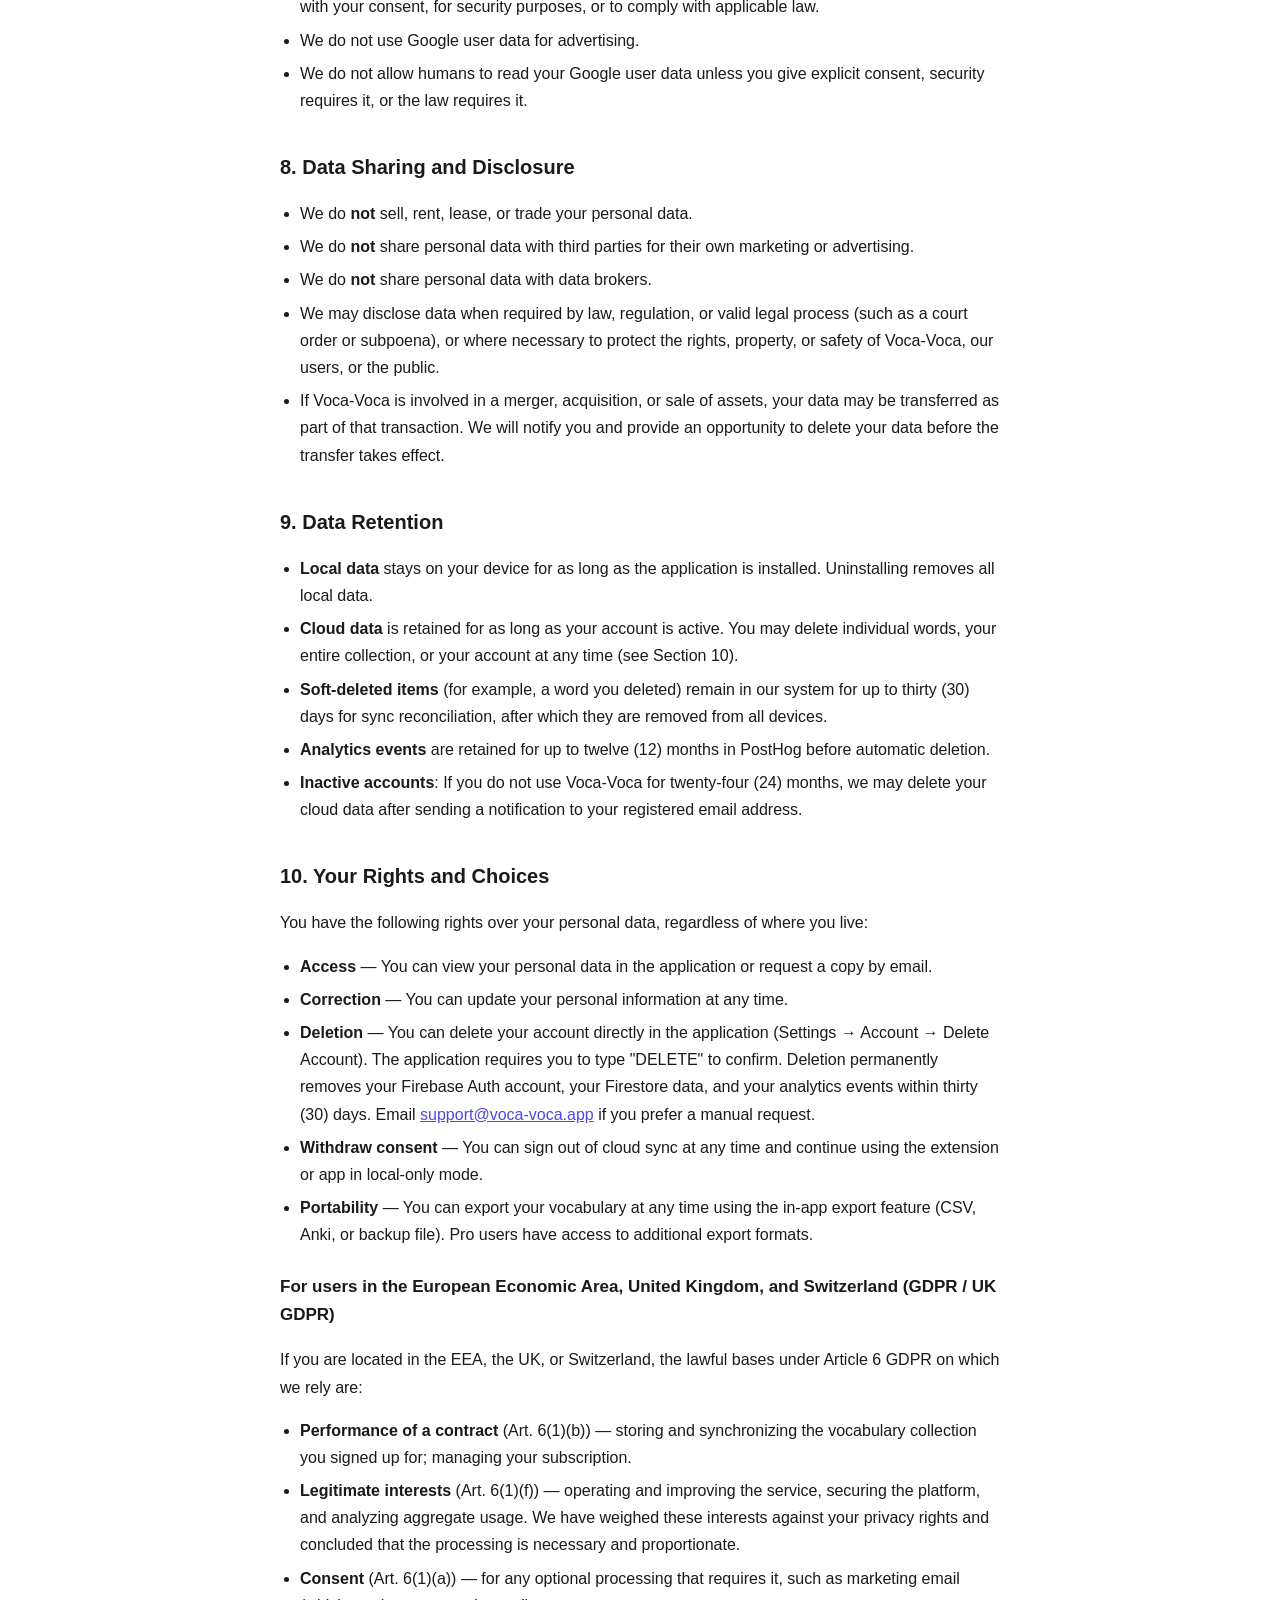
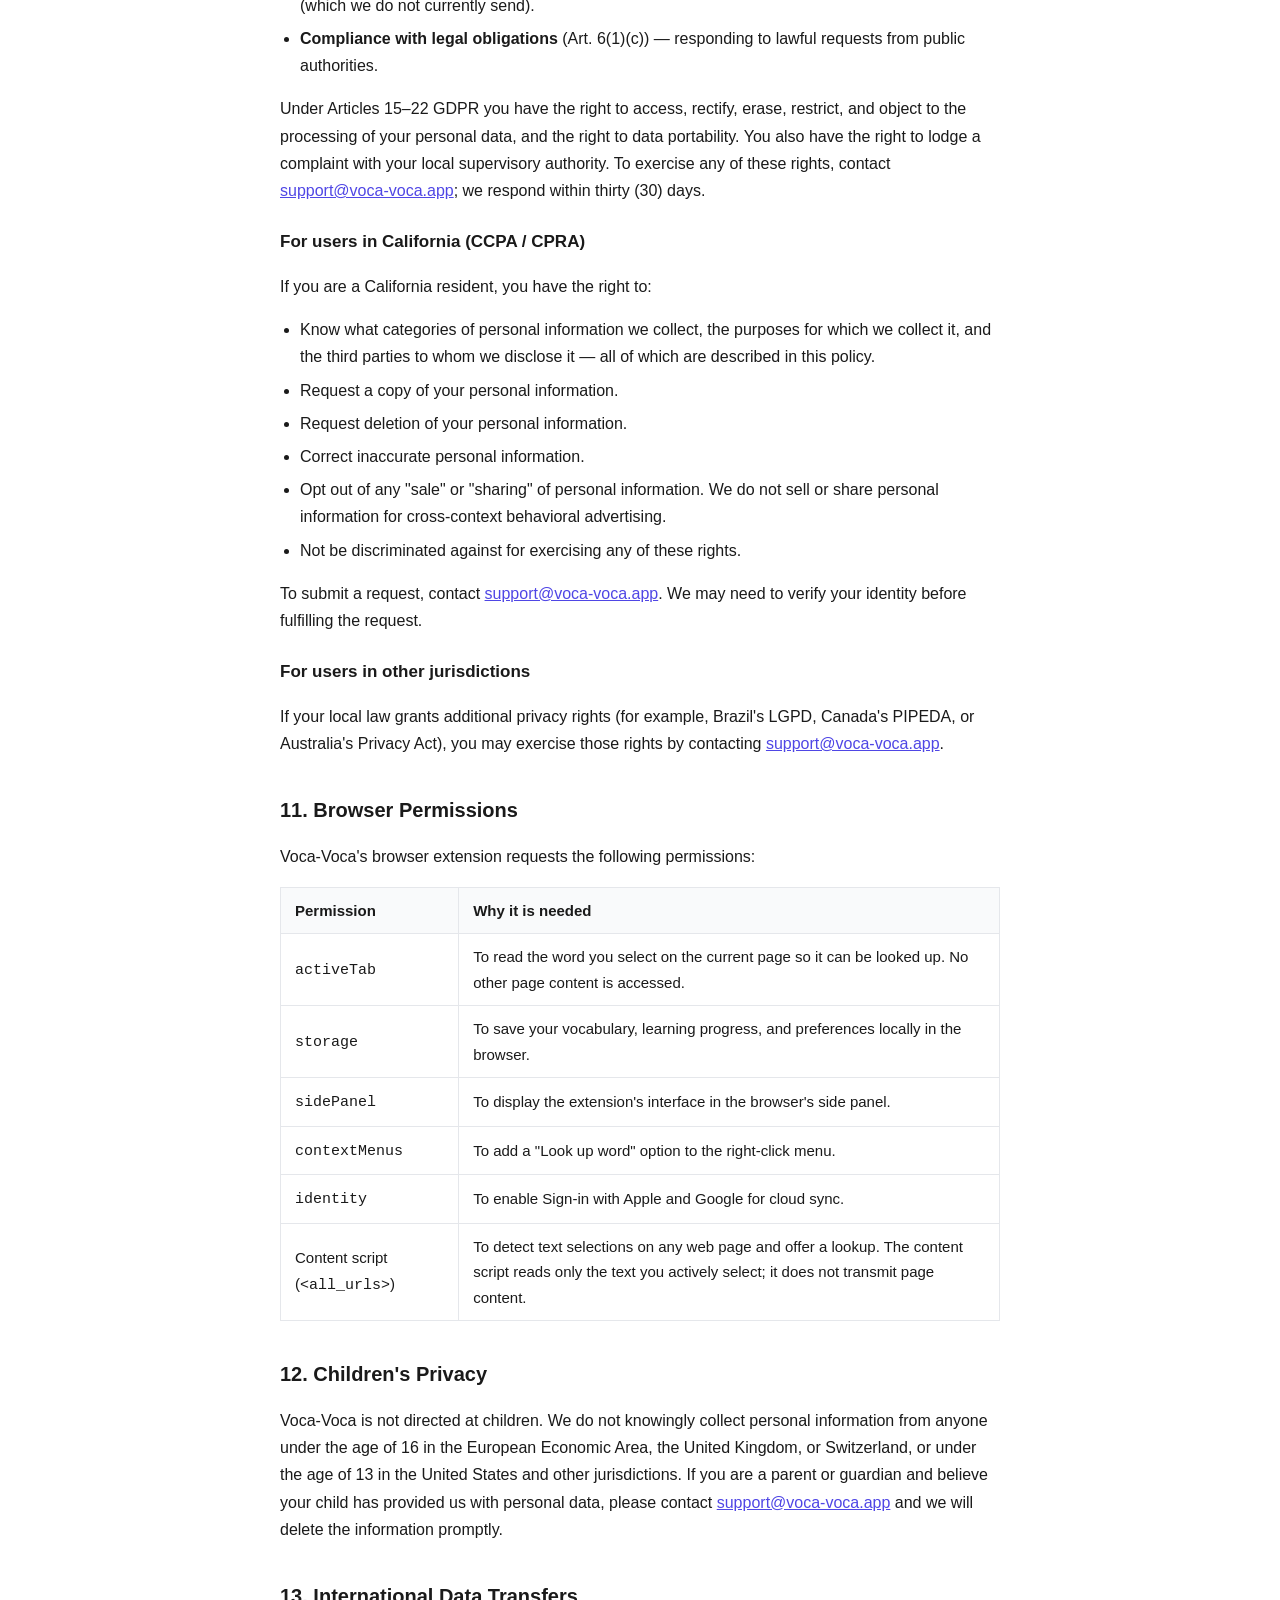
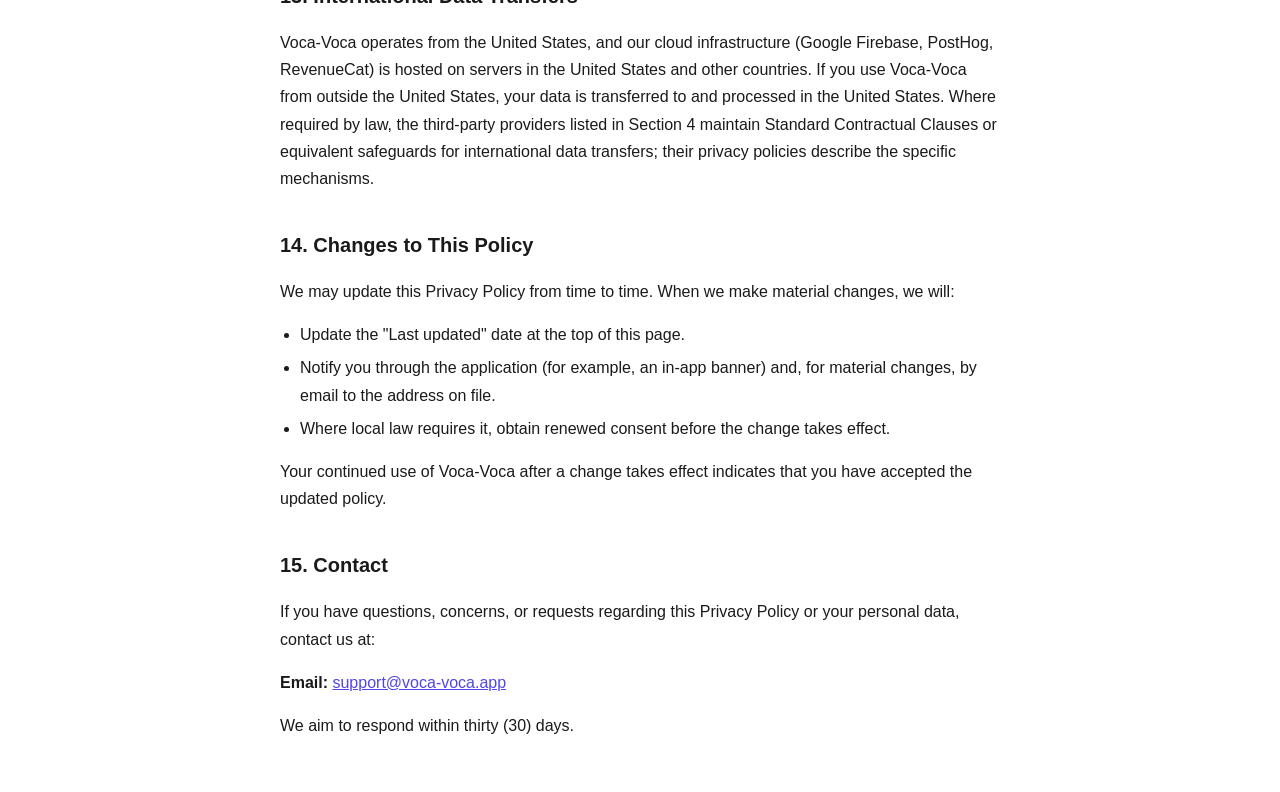
<file: privacy-policy.html>
<!DOCTYPE html>
<html lang="en">
<head>
  <meta charset="UTF-8">
  <meta name="viewport" content="width=device-width, initial-scale=1.0">
  <title>Voca-Voca Privacy Policy</title>
  <style>
    body {
      font-family: -apple-system, BlinkMacSystemFont, 'Segoe UI', Roboto, sans-serif;
      max-width: 720px;
      margin: 0 auto;
      padding: 40px 20px;
      color: #1a1a1a;
      line-height: 1.7;
    }
    h1 { font-size: 28px; margin-bottom: 4px; }
    h2 { font-size: 20px; margin-top: 36px; margin-bottom: 12px; }
    h3 { font-size: 17px; margin-top: 24px; margin-bottom: 8px; }
    .updated { color: #666; font-size: 14px; margin-bottom: 32px; }
    ul, ol { padding-left: 20px; }
    li { margin-bottom: 6px; }
    a { color: #4f46e5; }
    table { border-collapse: collapse; width: 100%; margin: 16px 0; }
    th, td { border: 1px solid #e5e7eb; padding: 10px 14px; text-align: left; font-size: 15px; }
    th { background: #f9fafb; font-weight: 600; }
    .back-link { display: inline-block; margin-bottom: 24px; font-size: 14px; }
  </style>
</head>
<body>
  <a href="/" class="back-link">&larr; Back to Voca-Voca</a>
  <h1>Privacy Policy</h1>
  <p class="updated">Effective date: May 19, 2026 &middot; Last updated: May 19, 2026</p>

  <p>Voca-Voca ("we", "our", "Voca-Voca") is a vocabulary-learning service offered as a browser extension, a website at voca-voca.app, and a companion iOS app. The service lets you save words you encounter while reading, look up their definitions, and practice them with spaced repetition. This Privacy Policy explains what personal data we collect, why we collect it, how we store it, who we share it with, and what rights you have over it.</p>

  <p>By installing or using Voca-Voca you agree to this Privacy Policy. If you do not agree, please discontinue use and uninstall the application.</p>

  <h2>1. Data We Collect</h2>

  <p>We collect only the data needed to operate the service, deliver the features you signed up for, and improve the product over time. We do not sell personal data, we do not collect data for advertising, and we do not build profiles of users for behavioral targeting.</p>

  <table>
    <tr><th>Category</th><th>Data</th><th>Purpose</th></tr>
    <tr>
      <td><strong>Account information</strong></td>
      <td>Your email address, display name, and a unique account identifier issued by Firebase Authentication.</td>
      <td>Identifying your account and enabling cloud sync.</td>
    </tr>
    <tr>
      <td><strong>Vocabulary data</strong></td>
      <td>Words you save, their definitions, the sentence in which you found them, and the source page URL.</td>
      <td>Building and displaying your personal collection.</td>
    </tr>
    <tr>
      <td><strong>Learning data</strong></td>
      <td>Spaced-repetition state (interval, ease factor, due date), review history, mastery level per word.</td>
      <td>Scheduling practice sessions and tracking your progress.</td>
    </tr>
    <tr>
      <td><strong>Practice statistics</strong></td>
      <td>Total sessions, cards reviewed, time spent, daily streak.</td>
      <td>Showing your progress over time.</td>
    </tr>
    <tr>
      <td><strong>Folders &amp; preferences</strong></td>
      <td>Folder names and colors you create, plus settings such as theme, practice duration, and daily goal.</td>
      <td>Organizing your collection and personalizing your experience.</td>
    </tr>
    <tr>
      <td><strong>Subscription state</strong></td>
      <td>Whether you have an active Pro subscription, the plan you chose, renewal status, and platform of purchase (Apple StoreKit, Stripe).</td>
      <td>Granting access to paid features across your devices.</td>
    </tr>
    <tr>
      <td><strong>Product analytics</strong></td>
      <td>Anonymous interaction events (described in Section 5). No word content, no page URLs, no email addresses.</td>
      <td>Understanding which features people use so we can prioritize improvements and fix issues.</td>
    </tr>
  </table>

  <h3>Data we do not collect</h3>
  <ul>
    <li>We do not read, collect, or store the content of web pages you visit.</li>
    <li>We do not record your browsing history or general navigation behavior.</li>
    <li>We do not collect health, financial, or payment card information &mdash; payment details go directly to the payment processor (see Section 7).</li>
    <li>We do not collect precise geolocation. Our analytics provider may infer an approximate country or region from your IP address.</li>
    <li>We do not use advertising cookies, third-party advertising tags, or cross-site tracking pixels.</li>
    <li>We do not collect the words you save in product-analytics events. Where word-related events are emitted, they include only anonymous metadata (length, language, part of speech, source domain) &mdash; never the word itself.</li>
  </ul>

  <h2>2. How We Use Your Data</h2>
  <ul>
    <li><strong>Operating the service</strong> &mdash; looking up definitions, saving words, running practice sessions, displaying your progress, and synchronizing your collection across the devices you sign in on.</li>
    <li><strong>Managing your subscription</strong> &mdash; verifying that your Pro entitlement is active, processing renewals, restoring purchases on new devices.</li>
    <li><strong>Improving the product</strong> &mdash; analyzing anonymous interaction events to identify bugs, prioritize features, and measure the effect of changes we ship.</li>
    <li><strong>Security and compliance</strong> &mdash; detecting abuse, preventing fraud, complying with applicable law, and enforcing our Terms of Service.</li>
    <li><strong>Communicating with you</strong> &mdash; sending operational messages such as receipts, account-deletion confirmations, or critical security notices to the email address on file. We do not send marketing email unless you have explicitly opted in.</li>
  </ul>
  <p>We do not use your data for advertising, third-party marketing, profiling, or any purpose unrelated to operating and improving Voca-Voca.</p>

  <h2>3. How We Store and Protect Your Data</h2>

  <h3>Local storage</h3>
  <p>The browser extension and iOS app store your data on your device first. The browser extension uses Chrome's <code>chrome.storage.local</code> API; the iOS app uses SwiftData. Local data remains on your device for as long as the application is installed.</p>

  <h3>Cloud storage</h3>
  <p>When you sign in, your data syncs to <strong>Google Firebase Firestore</strong>. Firestore data is:</p>
  <ul>
    <li>Encrypted in transit (TLS) and at rest (AES-256).</li>
    <li>Stored under your unique Firebase user ID, isolated from all other users by Firestore Security Rules that enforce per-user read and write access.</li>
    <li>Hosted on Google Cloud infrastructure. See <a href="https://firebase.google.com/support/privacy" target="_blank" rel="noopener">Firebase Privacy and Security</a> for Google's commitments.</li>
  </ul>

  <h3>Security measures</h3>
  <ul>
    <li>Firestore Security Rules prevent any user from accessing another user's data.</li>
    <li>Authentication tokens are managed by Firebase Auth and are never stored in plain text.</li>
    <li>We do not operate our own servers or databases. All cloud infrastructure is provided by Google Firebase and a small number of named third-party services listed in Section 4.</li>
    <li>We review our security rules and access controls periodically.</li>
  </ul>

  <h2>4. Third-Party Services</h2>
  <p>Voca-Voca relies on the following third-party services. We transmit only the minimum data each service needs to perform its function.</p>

  <table>
    <tr><th>Service</th><th>Data sent</th><th>Purpose</th><th>Privacy policy</th></tr>
    <tr>
      <td><strong>Google Firebase</strong><br><small>Auth + Firestore</small></td>
      <td>Account credentials (Apple ID or Google ID), your vocabulary, learning state, folders, preferences.</td>
      <td>Authentication and cloud sync.</td>
      <td><a href="https://firebase.google.com/support/privacy" target="_blank" rel="noopener">Firebase Privacy</a></td>
    </tr>
    <tr>
      <td><strong>PostHog</strong><br><small>us.i.posthog.com</small></td>
      <td>Anonymous interaction events. No word content, no page URLs, no email or name. See Section 5 for the full event list.</td>
      <td>Product analytics &mdash; understanding which features are used so we can prioritize improvements and fix bugs.</td>
      <td><a href="https://posthog.com/privacy" target="_blank" rel="noopener">PostHog Privacy</a></td>
    </tr>
    <tr>
      <td><strong>RevenueCat</strong><br><small>api.revenuecat.com</small></td>
      <td>Your Firebase user ID and the subscription state reported by Apple StoreKit or Stripe (active, expired, in trial). No card or bank details.</td>
      <td>Reconciling your subscription so you receive Premium features on every device you sign into.</td>
      <td><a href="https://www.revenuecat.com/privacy/" target="_blank" rel="noopener">RevenueCat Privacy</a></td>
    </tr>
    <tr>
      <td><strong>Apple StoreKit</strong></td>
      <td>The purchase transaction. Payment details are handled entirely by Apple; we never see them.</td>
      <td>Processing in-app purchases on iOS.</td>
      <td><a href="https://www.apple.com/legal/privacy/" target="_blank" rel="noopener">Apple Privacy</a></td>
    </tr>
    <tr>
      <td><strong>Stripe</strong><br><small>stripe.com</small></td>
      <td>Payment details (collected directly by Stripe), your email, and your Firebase user ID.</td>
      <td>Processing subscription payments on the web.</td>
      <td><a href="https://stripe.com/privacy" target="_blank" rel="noopener">Stripe Privacy</a></td>
    </tr>
    <tr>
      <td><strong>Google Cloud Text-to-Speech</strong><br><small>texttospeech.googleapis.com</small></td>
      <td>The single word whose audio you tapped to play. Synthesized audio is cached on our server so the same word is not re-sent on subsequent plays.</td>
      <td>Generating natural-sounding pronunciation for Pro users in their chosen voice (American, British, Australian, or Indian English).</td>
      <td><a href="https://cloud.google.com/terms/cloud-privacy-notice" target="_blank" rel="noopener">Google Cloud Privacy</a></td>
    </tr>
    <tr>
      <td><strong>Free Dictionary API</strong><br><small>api.dictionaryapi.dev</small></td>
      <td>The looked-up word only.</td>
      <td>Fetching definitions, phonetics, and examples.</td>
      <td><a href="https://dictionaryapi.dev/" target="_blank" rel="noopener">dictionaryapi.dev</a></td>
    </tr>
    <tr>
      <td><strong>Datamuse API</strong><br><small>api.datamuse.com</small></td>
      <td>The looked-up word only.</td>
      <td>Fetching related words and synonyms.</td>
      <td><a href="https://www.datamuse.com/api/" target="_blank" rel="noopener">datamuse.com/api</a></td>
    </tr>
    <tr>
      <td><strong>Wiktionary</strong><br><small>en.wiktionary.org</small></td>
      <td>The looked-up word only.</td>
      <td>Fetching additional definitions and etymology.</td>
      <td><a href="https://foundation.wikimedia.org/wiki/Privacy_policy" target="_blank" rel="noopener">Wikimedia Privacy</a></td>
    </tr>
    <tr>
      <td><strong>Google Translate</strong><br><small>translate.google.com</small></td>
      <td>The looked-up word only.</td>
      <td>Generating audio pronunciation for free-tier users.</td>
      <td><a href="https://policies.google.com/privacy" target="_blank" rel="noopener">Google Privacy</a></td>
    </tr>
  </table>

  <p>No other third-party services receive your data. We do not embed advertising networks, behavioral-targeting scripts, or social-network trackers.</p>

  <h2>5. Product Analytics</h2>

  <p>We use <strong>PostHog</strong> to collect anonymous interaction events. The purpose of this data is to operate and improve Voca-Voca: identifying which features people use, where they encounter friction, which release introduces a regression, and whether a change we shipped had the intended effect.</p>

  <h3>What is collected</h3>
  <ul>
    <li><strong>Lifecycle events</strong>: install, update, session start, session end, uninstall.</li>
    <li><strong>Authentication events</strong>: that a sign-in occurred and which provider was used (Apple or Google). We do not collect the email address or name in analytics events.</li>
    <li><strong>Engagement events</strong>: word looked up, word saved, practice session started/completed, audio played, controller connected.</li>
    <li><strong>Funnel events</strong>: free-plan limit reached, upgrade clicked, upgrade succeeded.</li>
    <li><strong>Anonymous metadata about saved words</strong>: word length, language, part of speech, and source domain (for example, the bare hostname "nytimes.com"). We do not collect the word itself or the full URL.</li>
    <li><strong>Device context that PostHog records automatically</strong>: device type, operating system, browser (where applicable), language, and an approximate country or region inferred from IP address.</li>
  </ul>

  <p>Events are keyed by your Firebase user ID once you sign in, and by a random anonymous identifier before sign-in. We do not link analytics data to your email address, real name, or any other personally identifying information.</p>

  <h3>Where analytics runs</h3>
  <ul>
    <li>The <strong>browser extension</strong> sends events from its background service worker and side panel directly to PostHog's HTTPS capture endpoint.</li>
    <li>The <strong>iOS app</strong> uses the PostHog Swift SDK. Events stop being sent when you sign out.</li>
    <li>The <strong>voca-voca.app marketing site</strong> uses the PostHog JavaScript SDK to count visits and measure which Chrome Web Store install links convert.</li>
  </ul>

  <h3>Your choices</h3>
  <ul>
    <li>You can sign out of the iOS app or the browser extension at any time; analytics events stop transmitting until you sign back in.</li>
    <li>You can request deletion of your analytics data by emailing <a href="mailto:support@voca-voca.app">support@voca-voca.app</a>. We will remove your events from PostHog within thirty (30) days.</li>
    <li>Browser-level controls such as Brave Shields, uBlock Origin, or Privacy Badger will block PostHog requests from the marketing site. The extension and iOS app will continue to function normally regardless.</li>
  </ul>

  <p>Analytics data is used solely by Voca-Voca to operate and improve the service. We do not sell it, license it, transfer it to data brokers, or combine it with information from third parties.</p>

  <h2>6. Subscriptions and Payments</h2>

  <p>Voca-Voca offers paid Pro subscriptions. Payment processing is handled entirely by third-party processors:</p>
  <ul>
    <li>On <strong>iOS</strong>, purchases go through <strong>Apple StoreKit</strong> per Apple's App Store rules.</li>
    <li>On the <strong>web</strong>, purchases go through <strong>Stripe</strong>.</li>
  </ul>

  <p>In both cases, your full card details are collected and held by the processor &mdash; Voca-Voca never sees them. We receive only the information needed to know whether your subscription is active: the transaction identifier, the plan you bought, the renewal date, and whether the subscription is currently active, expired, or in a trial period. This information is mirrored to RevenueCat (Section 4) so your entitlement applies across every device you sign into.</p>

  <h2>7. Google API Services User Data Policy</h2>

  <p>Voca-Voca uses Google Sign-In to authenticate accounts. Our use and transfer of information received from Google APIs adheres to the <a href="https://developers.google.com/terms/api-services-user-data-policy" target="_blank" rel="noopener">Google API Services User Data Policy</a>, including the Limited Use requirements. Specifically:</p>
  <ul>
    <li>We use Google user data (email address, display name, user ID) only to provide and improve user-facing features &mdash; sign-in and cloud sync.</li>
    <li>We do not transfer Google user data to third parties except as necessary to provide those features, with your consent, for security purposes, or to comply with applicable law.</li>
    <li>We do not use Google user data for advertising.</li>
    <li>We do not allow humans to read your Google user data unless you give explicit consent, security requires it, or the law requires it.</li>
  </ul>

  <h2>8. Data Sharing and Disclosure</h2>
  <ul>
    <li>We do <strong>not</strong> sell, rent, lease, or trade your personal data.</li>
    <li>We do <strong>not</strong> share personal data with third parties for their own marketing or advertising.</li>
    <li>We do <strong>not</strong> share personal data with data brokers.</li>
    <li>We may disclose data when required by law, regulation, or valid legal process (such as a court order or subpoena), or where necessary to protect the rights, property, or safety of Voca-Voca, our users, or the public.</li>
    <li>If Voca-Voca is involved in a merger, acquisition, or sale of assets, your data may be transferred as part of that transaction. We will notify you and provide an opportunity to delete your data before the transfer takes effect.</li>
  </ul>

  <h2>9. Data Retention</h2>
  <ul>
    <li><strong>Local data</strong> stays on your device for as long as the application is installed. Uninstalling removes all local data.</li>
    <li><strong>Cloud data</strong> is retained for as long as your account is active. You may delete individual words, your entire collection, or your account at any time (see Section 10).</li>
    <li><strong>Soft-deleted items</strong> (for example, a word you deleted) remain in our system for up to thirty (30) days for sync reconciliation, after which they are removed from all devices.</li>
    <li><strong>Analytics events</strong> are retained for up to twelve (12) months in PostHog before automatic deletion.</li>
    <li><strong>Inactive accounts</strong>: If you do not use Voca-Voca for twenty-four (24) months, we may delete your cloud data after sending a notification to your registered email address.</li>
  </ul>

  <h2>10. Your Rights and Choices</h2>

  <p>You have the following rights over your personal data, regardless of where you live:</p>
  <ul>
    <li><strong>Access</strong> &mdash; You can view your personal data in the application or request a copy by email.</li>
    <li><strong>Correction</strong> &mdash; You can update your personal information at any time.</li>
    <li><strong>Deletion</strong> &mdash; You can delete your account directly in the application (Settings &rarr; Account &rarr; Delete Account). The application requires you to type "DELETE" to confirm. Deletion permanently removes your Firebase Auth account, your Firestore data, and your analytics events within thirty (30) days. Email <a href="mailto:support@voca-voca.app">support@voca-voca.app</a> if you prefer a manual request.</li>
    <li><strong>Withdraw consent</strong> &mdash; You can sign out of cloud sync at any time and continue using the extension or app in local-only mode.</li>
    <li><strong>Portability</strong> &mdash; You can export your vocabulary at any time using the in-app export feature (CSV, Anki, or backup file). Pro users have access to additional export formats.</li>
  </ul>

  <h3>For users in the European Economic Area, United Kingdom, and Switzerland (GDPR / UK GDPR)</h3>
  <p>If you are located in the EEA, the UK, or Switzerland, the lawful bases under Article 6 GDPR on which we rely are:</p>
  <ul>
    <li><strong>Performance of a contract</strong> (Art. 6(1)(b)) &mdash; storing and synchronizing the vocabulary collection you signed up for; managing your subscription.</li>
    <li><strong>Legitimate interests</strong> (Art. 6(1)(f)) &mdash; operating and improving the service, securing the platform, and analyzing aggregate usage. We have weighed these interests against your privacy rights and concluded that the processing is necessary and proportionate.</li>
    <li><strong>Consent</strong> (Art. 6(1)(a)) &mdash; for any optional processing that requires it, such as marketing email (which we do not currently send).</li>
    <li><strong>Compliance with legal obligations</strong> (Art. 6(1)(c)) &mdash; responding to lawful requests from public authorities.</li>
  </ul>
  <p>Under Articles 15&ndash;22 GDPR you have the right to access, rectify, erase, restrict, and object to the processing of your personal data, and the right to data portability. You also have the right to lodge a complaint with your local supervisory authority. To exercise any of these rights, contact <a href="mailto:support@voca-voca.app">support@voca-voca.app</a>; we respond within thirty (30) days.</p>

  <h3>For users in California (CCPA / CPRA)</h3>
  <p>If you are a California resident, you have the right to:</p>
  <ul>
    <li>Know what categories of personal information we collect, the purposes for which we collect it, and the third parties to whom we disclose it &mdash; all of which are described in this policy.</li>
    <li>Request a copy of your personal information.</li>
    <li>Request deletion of your personal information.</li>
    <li>Correct inaccurate personal information.</li>
    <li>Opt out of any "sale" or "sharing" of personal information. We do not sell or share personal information for cross-context behavioral advertising.</li>
    <li>Not be discriminated against for exercising any of these rights.</li>
  </ul>
  <p>To submit a request, contact <a href="mailto:support@voca-voca.app">support@voca-voca.app</a>. We may need to verify your identity before fulfilling the request.</p>

  <h3>For users in other jurisdictions</h3>
  <p>If your local law grants additional privacy rights (for example, Brazil's LGPD, Canada's PIPEDA, or Australia's Privacy Act), you may exercise those rights by contacting <a href="mailto:support@voca-voca.app">support@voca-voca.app</a>.</p>

  <h2>11. Browser Permissions</h2>
  <p>Voca-Voca's browser extension requests the following permissions:</p>
  <table>
    <tr><th>Permission</th><th>Why it is needed</th></tr>
    <tr><td><code>activeTab</code></td><td>To read the word you select on the current page so it can be looked up. No other page content is accessed.</td></tr>
    <tr><td><code>storage</code></td><td>To save your vocabulary, learning progress, and preferences locally in the browser.</td></tr>
    <tr><td><code>sidePanel</code></td><td>To display the extension's interface in the browser's side panel.</td></tr>
    <tr><td><code>contextMenus</code></td><td>To add a "Look up word" option to the right-click menu.</td></tr>
    <tr><td><code>identity</code></td><td>To enable Sign-in with Apple and Google for cloud sync.</td></tr>
    <tr><td>Content script (<code>&lt;all_urls&gt;</code>)</td><td>To detect text selections on any web page and offer a lookup. The content script reads only the text you actively select; it does not transmit page content.</td></tr>
  </table>

  <h2>12. Children's Privacy</h2>
  <p>Voca-Voca is not directed at children. We do not knowingly collect personal information from anyone under the age of 16 in the European Economic Area, the United Kingdom, or Switzerland, or under the age of 13 in the United States and other jurisdictions. If you are a parent or guardian and believe your child has provided us with personal data, please contact <a href="mailto:support@voca-voca.app">support@voca-voca.app</a> and we will delete the information promptly.</p>

  <h2>13. International Data Transfers</h2>
  <p>Voca-Voca operates from the United States, and our cloud infrastructure (Google Firebase, PostHog, RevenueCat) is hosted on servers in the United States and other countries. If you use Voca-Voca from outside the United States, your data is transferred to and processed in the United States. Where required by law, the third-party providers listed in Section 4 maintain Standard Contractual Clauses or equivalent safeguards for international data transfers; their privacy policies describe the specific mechanisms.</p>

  <h2>14. Changes to This Policy</h2>
  <p>We may update this Privacy Policy from time to time. When we make material changes, we will:</p>
  <ul>
    <li>Update the "Last updated" date at the top of this page.</li>
    <li>Notify you through the application (for example, an in-app banner) and, for material changes, by email to the address on file.</li>
    <li>Where local law requires it, obtain renewed consent before the change takes effect.</li>
  </ul>
  <p>Your continued use of Voca-Voca after a change takes effect indicates that you have accepted the updated policy.</p>

  <h2>15. Contact</h2>
  <p>If you have questions, concerns, or requests regarding this Privacy Policy or your personal data, contact us at:</p>
  <p><strong>Email:</strong> <a href="mailto:support@voca-voca.app">support@voca-voca.app</a></p>
  <p>We aim to respond within thirty (30) days.</p>
</body>
</html>
</file>
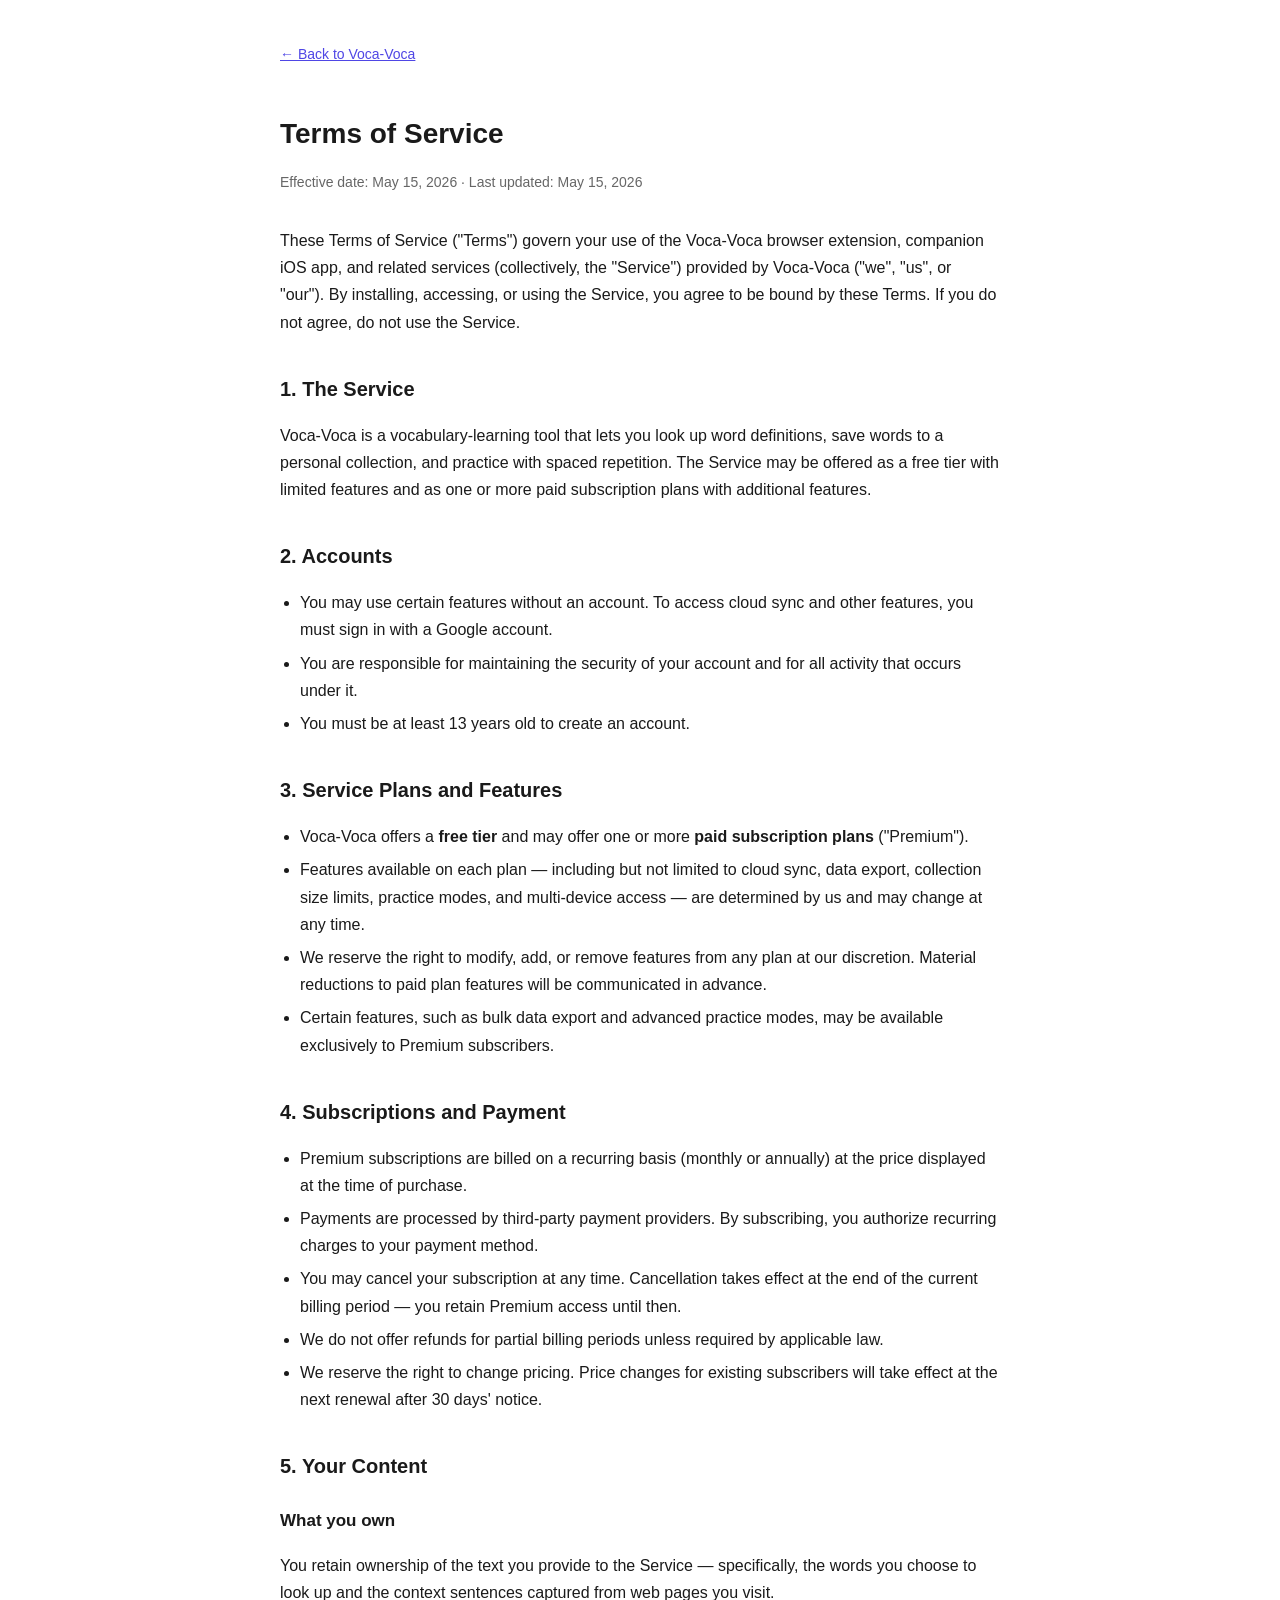
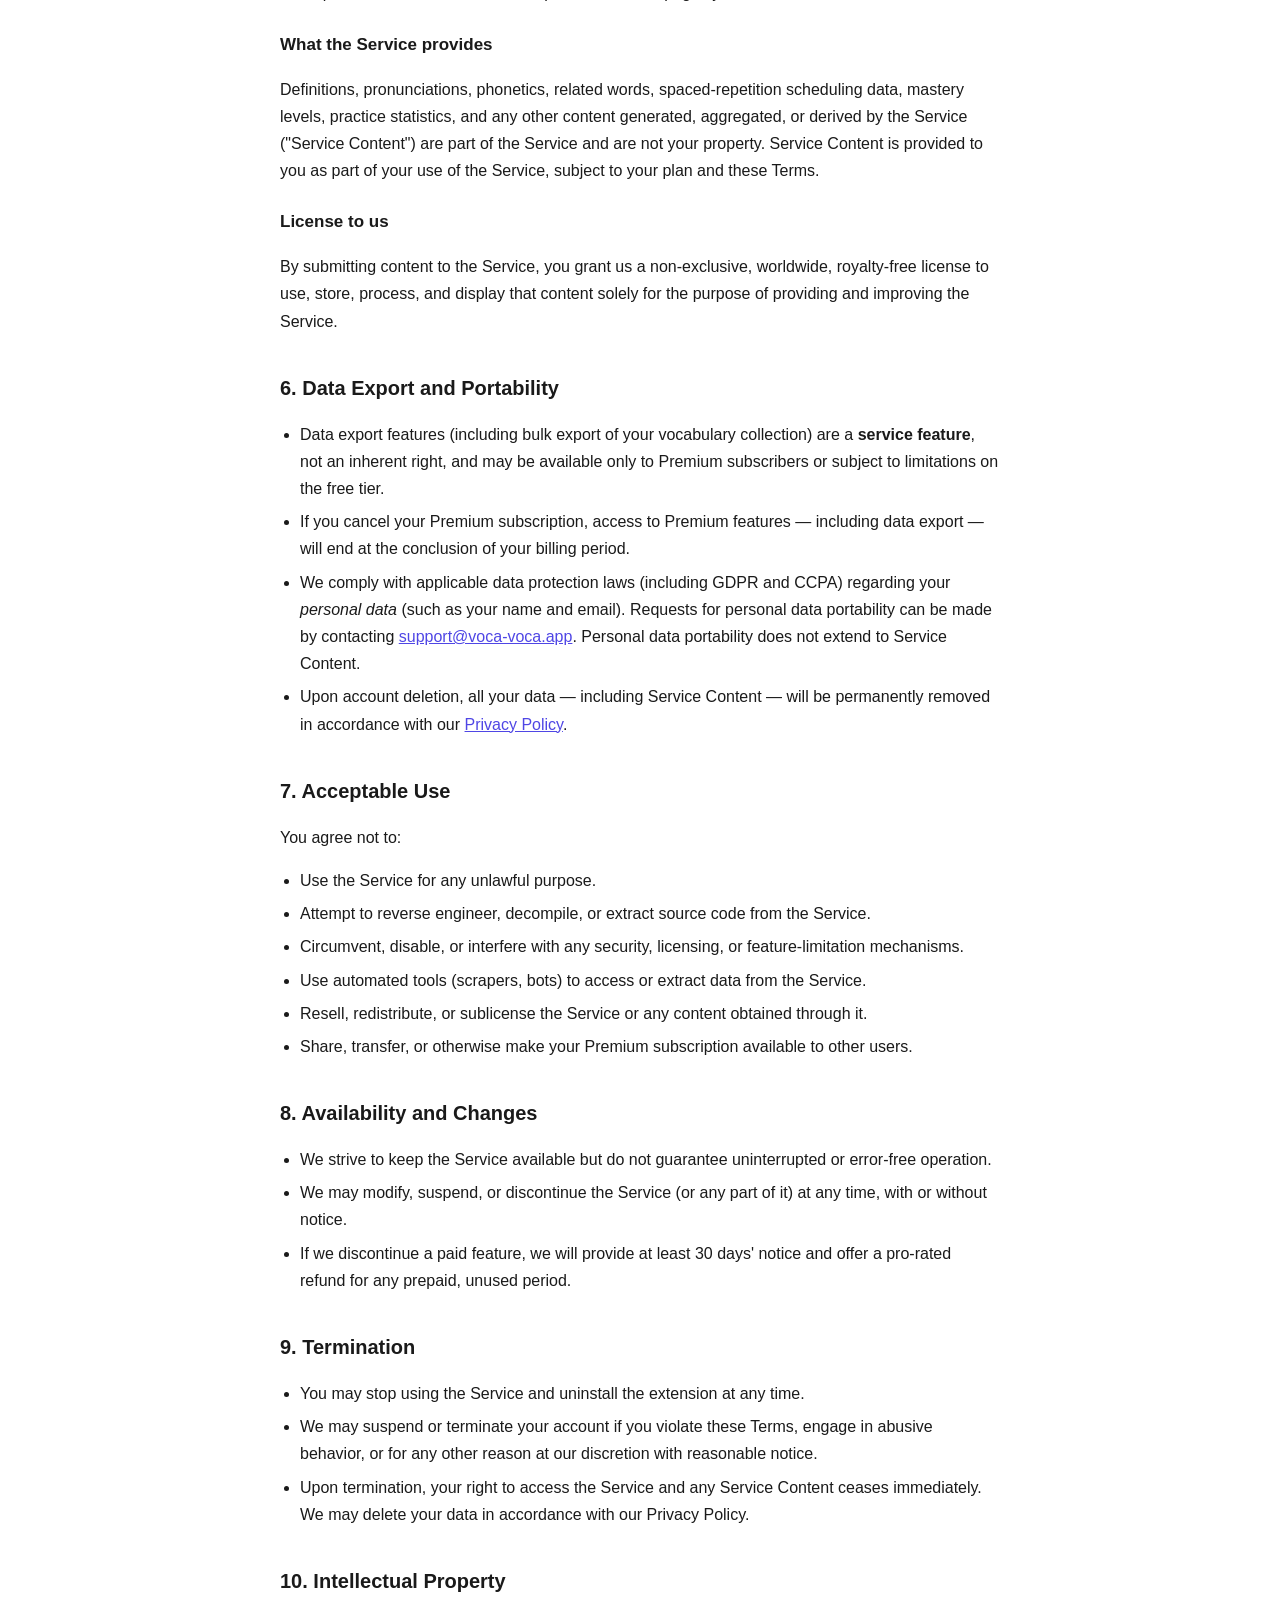
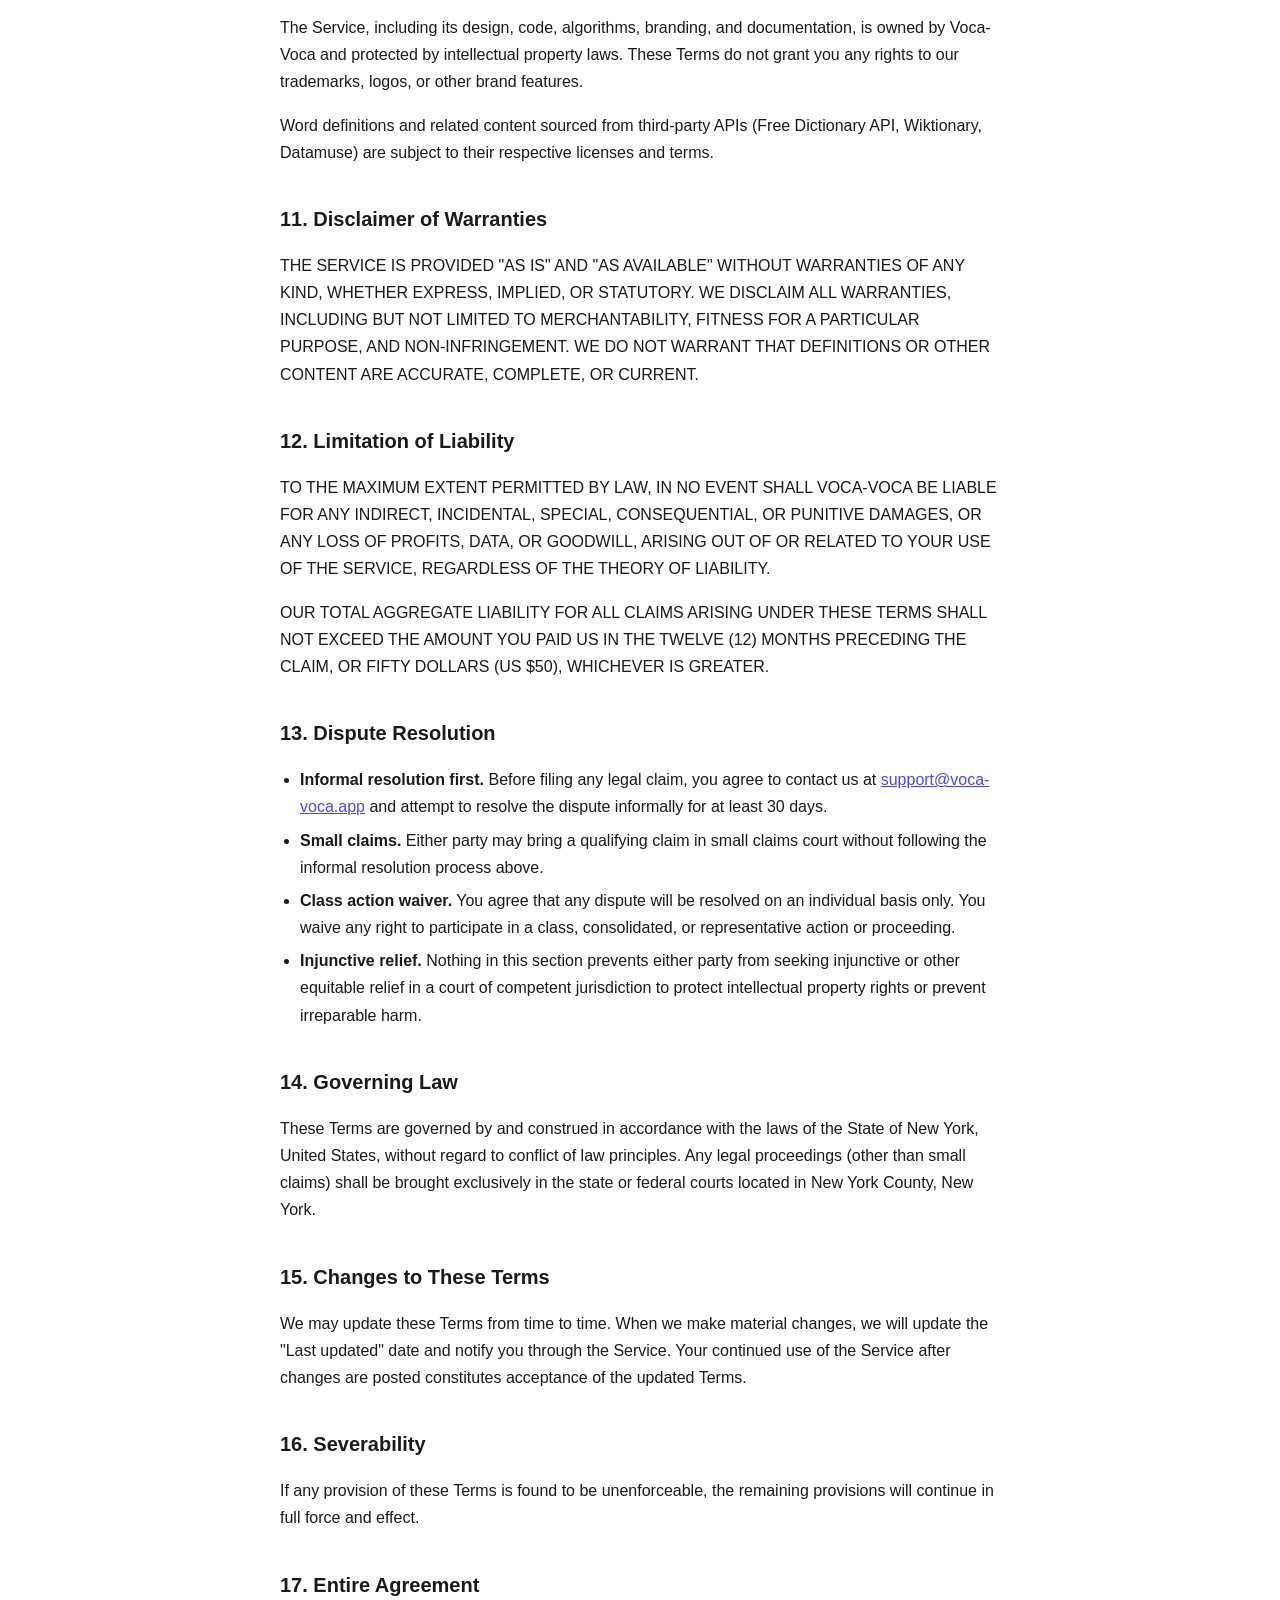
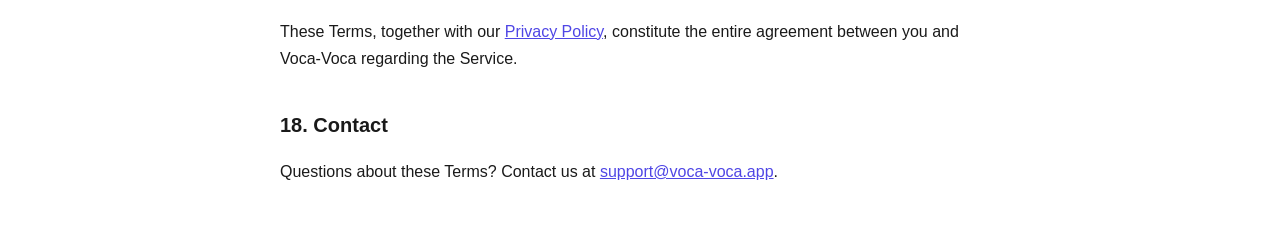
<file: terms-of-service.html>
<!DOCTYPE html>
<html lang="en">
<head>
  <meta charset="UTF-8">
  <meta name="viewport" content="width=device-width, initial-scale=1.0">
  <title>Voca-Voca Terms of Service</title>
  <style>
    body {
      font-family: -apple-system, BlinkMacSystemFont, 'Segoe UI', Roboto, sans-serif;
      max-width: 720px;
      margin: 0 auto;
      padding: 40px 20px;
      color: #1a1a1a;
      line-height: 1.7;
    }
    h1 { font-size: 28px; margin-bottom: 4px; }
    h2 { font-size: 20px; margin-top: 36px; margin-bottom: 12px; }
    h3 { font-size: 17px; margin-top: 24px; margin-bottom: 8px; }
    .updated { color: #666; font-size: 14px; margin-bottom: 32px; }
    ul, ol { padding-left: 20px; }
    li { margin-bottom: 6px; }
    a { color: #4f46e5; }
    .back-link { display: inline-block; margin-bottom: 24px; font-size: 14px; }
  </style>
</head>
<body>
  <a href="/" class="back-link">&larr; Back to Voca-Voca</a>
  <h1>Terms of Service</h1>
  <p class="updated">Effective date: May 15, 2026 &middot; Last updated: May 15, 2026</p>

  <p>These Terms of Service ("Terms") govern your use of the Voca-Voca browser extension, companion iOS app, and related services (collectively, the "Service") provided by Voca-Voca ("we", "us", or "our"). By installing, accessing, or using the Service, you agree to be bound by these Terms. If you do not agree, do not use the Service.</p>

  <h2>1. The Service</h2>
  <p>Voca-Voca is a vocabulary-learning tool that lets you look up word definitions, save words to a personal collection, and practice with spaced repetition. The Service may be offered as a free tier with limited features and as one or more paid subscription plans with additional features.</p>

  <h2>2. Accounts</h2>
  <ul>
    <li>You may use certain features without an account. To access cloud sync and other features, you must sign in with a Google account.</li>
    <li>You are responsible for maintaining the security of your account and for all activity that occurs under it.</li>
    <li>You must be at least 13 years old to create an account.</li>
  </ul>

  <h2>3. Service Plans and Features</h2>
  <ul>
    <li>Voca-Voca offers a <strong>free tier</strong> and may offer one or more <strong>paid subscription plans</strong> ("Premium").</li>
    <li>Features available on each plan — including but not limited to cloud sync, data export, collection size limits, practice modes, and multi-device access — are determined by us and may change at any time.</li>
    <li>We reserve the right to modify, add, or remove features from any plan at our discretion. Material reductions to paid plan features will be communicated in advance.</li>
    <li>Certain features, such as bulk data export and advanced practice modes, may be available exclusively to Premium subscribers.</li>
  </ul>

  <h2>4. Subscriptions and Payment</h2>
  <ul>
    <li>Premium subscriptions are billed on a recurring basis (monthly or annually) at the price displayed at the time of purchase.</li>
    <li>Payments are processed by third-party payment providers. By subscribing, you authorize recurring charges to your payment method.</li>
    <li>You may cancel your subscription at any time. Cancellation takes effect at the end of the current billing period — you retain Premium access until then.</li>
    <li>We do not offer refunds for partial billing periods unless required by applicable law.</li>
    <li>We reserve the right to change pricing. Price changes for existing subscribers will take effect at the next renewal after 30 days' notice.</li>
  </ul>

  <h2>5. Your Content</h2>
  <h3>What you own</h3>
  <p>You retain ownership of the text you provide to the Service — specifically, the words you choose to look up and the context sentences captured from web pages you visit.</p>

  <h3>What the Service provides</h3>
  <p>Definitions, pronunciations, phonetics, related words, spaced-repetition scheduling data, mastery levels, practice statistics, and any other content generated, aggregated, or derived by the Service ("Service Content") are part of the Service and are not your property. Service Content is provided to you as part of your use of the Service, subject to your plan and these Terms.</p>

  <h3>License to us</h3>
  <p>By submitting content to the Service, you grant us a non-exclusive, worldwide, royalty-free license to use, store, process, and display that content solely for the purpose of providing and improving the Service.</p>

  <h2>6. Data Export and Portability</h2>
  <ul>
    <li>Data export features (including bulk export of your vocabulary collection) are a <strong>service feature</strong>, not an inherent right, and may be available only to Premium subscribers or subject to limitations on the free tier.</li>
    <li>If you cancel your Premium subscription, access to Premium features — including data export — will end at the conclusion of your billing period.</li>
    <li>We comply with applicable data protection laws (including GDPR and CCPA) regarding your <em>personal data</em> (such as your name and email). Requests for personal data portability can be made by contacting <a href="mailto:support@voca-voca.app">support@voca-voca.app</a>. Personal data portability does not extend to Service Content.</li>
    <li>Upon account deletion, all your data — including Service Content — will be permanently removed in accordance with our <a href="privacy-policy.html">Privacy Policy</a>.</li>
  </ul>

  <h2>7. Acceptable Use</h2>
  <p>You agree not to:</p>
  <ul>
    <li>Use the Service for any unlawful purpose.</li>
    <li>Attempt to reverse engineer, decompile, or extract source code from the Service.</li>
    <li>Circumvent, disable, or interfere with any security, licensing, or feature-limitation mechanisms.</li>
    <li>Use automated tools (scrapers, bots) to access or extract data from the Service.</li>
    <li>Resell, redistribute, or sublicense the Service or any content obtained through it.</li>
    <li>Share, transfer, or otherwise make your Premium subscription available to other users.</li>
  </ul>

  <h2>8. Availability and Changes</h2>
  <ul>
    <li>We strive to keep the Service available but do not guarantee uninterrupted or error-free operation.</li>
    <li>We may modify, suspend, or discontinue the Service (or any part of it) at any time, with or without notice.</li>
    <li>If we discontinue a paid feature, we will provide at least 30 days' notice and offer a pro-rated refund for any prepaid, unused period.</li>
  </ul>

  <h2>9. Termination</h2>
  <ul>
    <li>You may stop using the Service and uninstall the extension at any time.</li>
    <li>We may suspend or terminate your account if you violate these Terms, engage in abusive behavior, or for any other reason at our discretion with reasonable notice.</li>
    <li>Upon termination, your right to access the Service and any Service Content ceases immediately. We may delete your data in accordance with our Privacy Policy.</li>
  </ul>

  <h2>10. Intellectual Property</h2>
  <p>The Service, including its design, code, algorithms, branding, and documentation, is owned by Voca-Voca and protected by intellectual property laws. These Terms do not grant you any rights to our trademarks, logos, or other brand features.</p>
  <p>Word definitions and related content sourced from third-party APIs (Free Dictionary API, Wiktionary, Datamuse) are subject to their respective licenses and terms.</p>

  <h2>11. Disclaimer of Warranties</h2>
  <p>THE SERVICE IS PROVIDED "AS IS" AND "AS AVAILABLE" WITHOUT WARRANTIES OF ANY KIND, WHETHER EXPRESS, IMPLIED, OR STATUTORY. WE DISCLAIM ALL WARRANTIES, INCLUDING BUT NOT LIMITED TO MERCHANTABILITY, FITNESS FOR A PARTICULAR PURPOSE, AND NON-INFRINGEMENT. WE DO NOT WARRANT THAT DEFINITIONS OR OTHER CONTENT ARE ACCURATE, COMPLETE, OR CURRENT.</p>

  <h2>12. Limitation of Liability</h2>
  <p>TO THE MAXIMUM EXTENT PERMITTED BY LAW, IN NO EVENT SHALL VOCA-VOCA BE LIABLE FOR ANY INDIRECT, INCIDENTAL, SPECIAL, CONSEQUENTIAL, OR PUNITIVE DAMAGES, OR ANY LOSS OF PROFITS, DATA, OR GOODWILL, ARISING OUT OF OR RELATED TO YOUR USE OF THE SERVICE, REGARDLESS OF THE THEORY OF LIABILITY.</p>
  <p>OUR TOTAL AGGREGATE LIABILITY FOR ALL CLAIMS ARISING UNDER THESE TERMS SHALL NOT EXCEED THE AMOUNT YOU PAID US IN THE TWELVE (12) MONTHS PRECEDING THE CLAIM, OR FIFTY DOLLARS (US $50), WHICHEVER IS GREATER.</p>

  <h2>13. Dispute Resolution</h2>
  <ul>
    <li><strong>Informal resolution first.</strong> Before filing any legal claim, you agree to contact us at <a href="mailto:support@voca-voca.app">support@voca-voca.app</a> and attempt to resolve the dispute informally for at least 30 days.</li>
    <li><strong>Small claims.</strong> Either party may bring a qualifying claim in small claims court without following the informal resolution process above.</li>
    <li><strong>Class action waiver.</strong> You agree that any dispute will be resolved on an individual basis only. You waive any right to participate in a class, consolidated, or representative action or proceeding.</li>
    <li><strong>Injunctive relief.</strong> Nothing in this section prevents either party from seeking injunctive or other equitable relief in a court of competent jurisdiction to protect intellectual property rights or prevent irreparable harm.</li>
  </ul>

  <h2>14. Governing Law</h2>
  <p>These Terms are governed by and construed in accordance with the laws of the State of New York, United States, without regard to conflict of law principles. Any legal proceedings (other than small claims) shall be brought exclusively in the state or federal courts located in New York County, New York.</p>

  <h2>15. Changes to These Terms</h2>
  <p>We may update these Terms from time to time. When we make material changes, we will update the "Last updated" date and notify you through the Service. Your continued use of the Service after changes are posted constitutes acceptance of the updated Terms.</p>

  <h2>16. Severability</h2>
  <p>If any provision of these Terms is found to be unenforceable, the remaining provisions will continue in full force and effect.</p>

  <h2>17. Entire Agreement</h2>
  <p>These Terms, together with our <a href="privacy-policy.html">Privacy Policy</a>, constitute the entire agreement between you and Voca-Voca regarding the Service.</p>

  <h2>18. Contact</h2>
  <p>Questions about these Terms? Contact us at <a href="mailto:support@voca-voca.app">support@voca-voca.app</a>.</p>
</body>
</html>
</file>
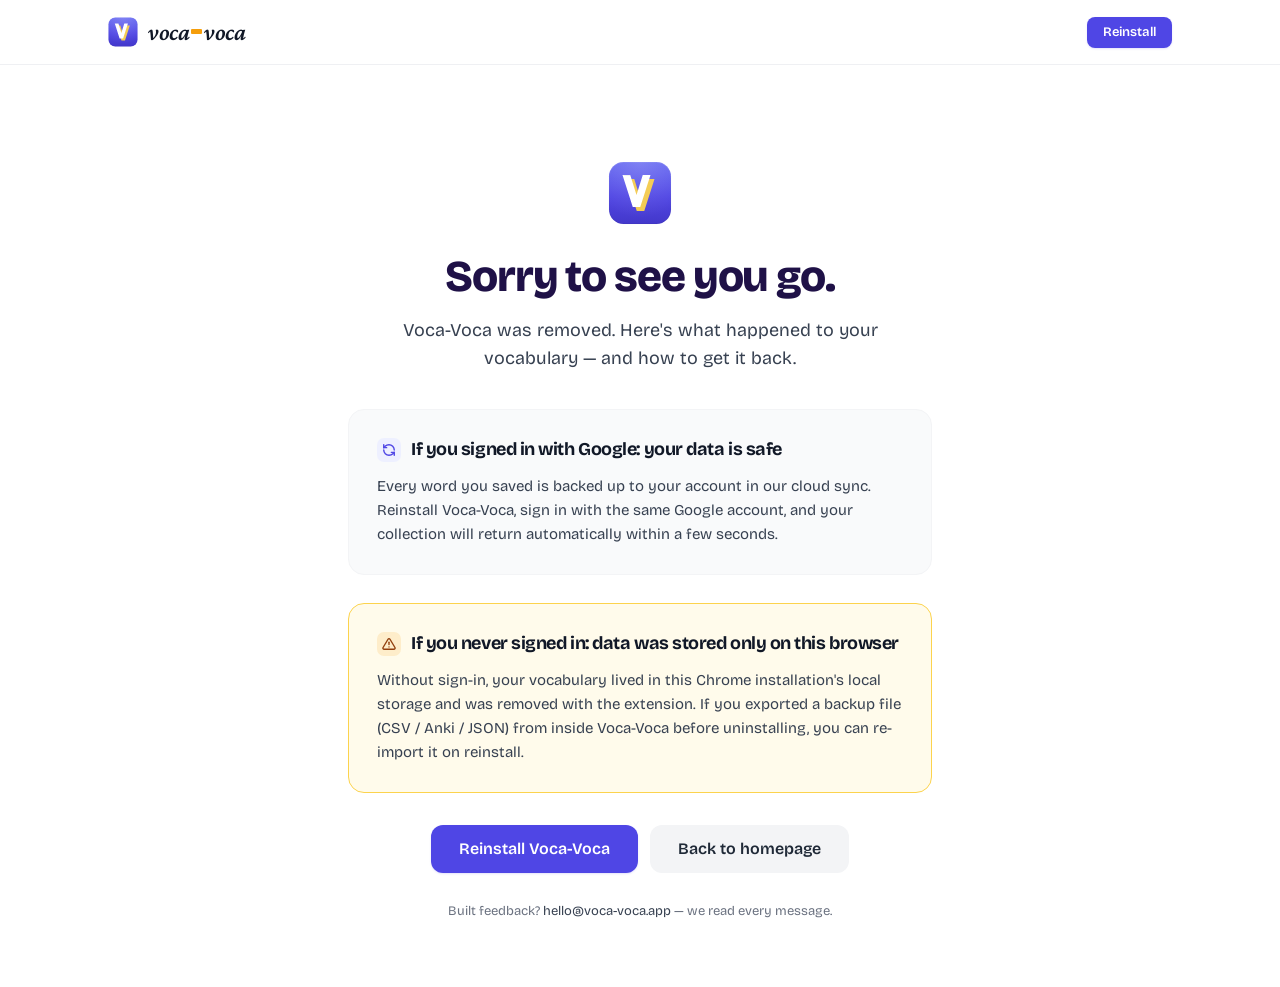
<file: uninstalled.html>
<!doctype html>
<html lang="en">
<head>
  <meta charset="utf-8">
  <title>Voca-Voca — Uninstalled</title>
  <meta name="description" content="Voca-Voca uninstall recovery — restore your vocabulary by reinstalling and signing in.">
  <meta name="viewport" content="width=device-width,initial-scale=1">
  <meta name="robots" content="noindex">
  <link rel="icon" type="image/svg+xml" href="assets/logo-mark-on-indigo.svg">
  <link rel="alternate icon" type="image/png" sizes="128x128" href="assets/icons/icon128.png">
  <link rel="apple-touch-icon" href="assets/icons/icon128.png">
  <link rel="preconnect" href="https://fonts.googleapis.com">
  <link rel="preconnect" href="https://fonts.gstatic.com" crossorigin>
  <link rel="stylesheet" href="https://fonts.googleapis.com/css2?family=Bricolage+Grotesque:wght@400;500;600;700;800&family=Crimson+Pro:ital,wght@0,400;0,500;0,600;0,700;1,400;1,500;1,600&display=swap">
  <link rel="stylesheet" href="colors_and_type.css">
  <link rel="stylesheet" href="marketing.css">

  <!-- PostHog — fire 'extension_uninstalled' and a pageview.
       The Chrome extension's uninstall handler navigates here with
       ?distinct_id=<posthog-distinct-id>, which we pass into PostHog's
       identify() so the uninstall event joins the same user profile
       seamlessly (the value is the Firebase Auth uid for signed-in users,
       or an anonymous UUID for never-signed-in users). -->
  <script>
    window.POSTHOG_API_KEY = "phc_onrjYAez2cWCHyceY65NjvV3tpHXShsM67njpiTffnox";
    window.POSTHOG_HOST    = "https://us.i.posthog.com";

    !function(t,e){var o,n,p,r;e.__SV||(window.posthog=e,e._i=[],e.init=function(i,s,a){function g(t,e){var o=e.split(".");2==o.length&&(t=t[o[0]],e=o[1]),t[e]=function(){t.push([e].concat(Array.prototype.slice.call(arguments,0)))}}(p=t.createElement("script")).type="text/javascript",p.async=!0,p.src=s.api_host+"/static/array.js",(r=t.getElementsByTagName("script")[0]).parentNode.insertBefore(p,r);var u=e;for(void 0!==a?u=e[a]=[]:a="posthog",u.people=u.people||[],u.toString=function(t){var e="posthog";return"posthog"!==a&&(e+="."+a),t||(e+=" (stub)"),e},u.people.toString=function(){return u.toString(1)+".people (stub)"},o="init Be Fs capture register register_once register_for_session unregister unregister_for_session getFeatureFlag getFeatureFlagPayload isFeatureEnabled reloadFeatureFlags updateEarlyAccessFeatureEnrollment getEarlyAccessFeatures on onFeatureFlags onSessionId getSurveys getActiveMatchingSurveys renderSurvey canRenderSurvey getNextSurveyStep identify setPersonProperties group resetGroups setPersonPropertiesForFlags resetPersonPropertiesForFlags setGroupPropertiesForFlags resetGroupPropertiesForFlags reset get_distinct_id getGroups get_session_id get_session_replay_url alias set_config startSessionRecording stopSessionRecording sessionRecordingStarted captureException loadToolbar get_property getSessionProperty Be Vs createPersonProfile Es opt_in_capturing opt_out_capturing has_opted_in_capturing has_opted_out_capturing clear_opt_in_out_capturing Bs debug L Ie".split(" "),n=0;n<o.length;n++)g(u,o[n]);e._i.push([i,s,a])},e.__SV=1)}(document,window.posthog||[]);

    window.VV_ENVIRONMENT = (function() {
      var h = location.hostname;
      if (h === 'localhost' || h === '127.0.0.1' || h.endsWith('.local')) return 'development';
      if (h.endsWith('voca-voca.app')) return 'production';
      return 'development';
    })();

    posthog.init(window.POSTHOG_API_KEY, {
      api_host: window.POSTHOG_HOST,
      autocapture: true,
      capture_pageview: true,
      disable_session_recording: true,
      opt_out_capturing_by_default: true,
      loaded: function(ph) {
        ph.register({
          platform: 'web',
          environment: window.VV_ENVIRONMENT,
        });
      }
    });

    // Promote consent from the cookie/localStorage flag set on the main site.
    try {
      var ls = localStorage.getItem('vv-cookie-consent');
      var m  = document.cookie.match(/vv-cookie-consent=([^;]+)/);
      var v  = ls || (m && m[1]);
      if (v === 'granted') posthog.opt_in_capturing();
    } catch (_) {}

    // The Chrome extension's uninstall URL carries the user's PostHog
    // distinct_id (Firebase uid for signed-in users; anonymous UUID
    // otherwise). identify() so the uninstall event lands on the same
    // person profile that emitted install / sign_in_succeeded / etc.
    (function() {
      var params = new URLSearchParams(location.search);
      var distinctId = params.get('distinct_id') || params.get('cid');  // 'cid' is the legacy param name from the old GA4 client
      if (distinctId && distinctId !== 'unknown' && window.posthog) {
        posthog.identify(distinctId);
      }
      if (window.posthog) {
        posthog.capture('extension_uninstalled', {
          platform: 'web',
          distinct_id_from_extension: distinctId || 'unknown',
          reason: params.get('reason') || 'unspecified'
        });
      }
    })();
  </script>
  <style>
    .vv-uninstalled {
      max-width: 640px;
      margin: 0 auto;
      padding: 96px 28px 64px;
      text-align: center;
    }
    .vv-uninstalled .mark {
      width: 64px; height: 64px;
      border-radius: 14px;
      margin: 0 auto 28px;
      display: block;
    }
    .vv-uninstalled h1 {
      font-family: var(--font-sans);
      font-size: clamp(32px, 4vw, 44px);
      font-weight: 800;
      letter-spacing: -0.025em;
      line-height: 1.1;
      margin: 0 0 16px;
      color: var(--indigo-900);
    }
    .vv-uninstalled .sub {
      font-family: var(--font-sans);
      font-size: 18px;
      line-height: 1.55;
      color: var(--gray-700);
      max-width: 520px;
      margin: 0 auto 36px;
    }
    .vv-uninstalled .recovery {
      background: var(--gray-50);
      border: 1px solid var(--gray-100);
      border-radius: 16px;
      padding: 28px;
      text-align: left;
      margin: 0 auto 28px;
    }
    .vv-uninstalled .recovery h2 {
      font-family: var(--font-sans);
      font-size: 18px; font-weight: 700;
      margin: 0 0 12px;
      color: var(--gray-900);
      display: flex; align-items: center; gap: 10px;
    }
    .vv-uninstalled .recovery h2 .ic {
      width: 24px; height: 24px; border-radius: 7px;
      background: var(--indigo-50); color: var(--indigo-600);
      display: inline-flex; align-items: center; justify-content: center; flex-shrink: 0;
    }
    .vv-uninstalled .recovery p {
      font-family: var(--font-sans);
      font-size: 15px; line-height: 1.6;
      color: var(--gray-700);
      margin: 0;
    }
    .vv-uninstalled .recovery + .recovery { margin-top: 16px; }
    .vv-uninstalled .recovery.warning {
      background: var(--warning-bg);
      border-color: var(--warning-border);
    }
    .vv-uninstalled .recovery.warning h2 .ic {
      background: rgba(245, 158, 11, 0.15);
      color: #92400e;
    }
    .vv-uninstalled .cta {
      display: flex; gap: 12px;
      justify-content: center;
      flex-wrap: wrap;
      margin-top: 32px;
    }
    .vv-uninstalled .small {
      margin-top: 28px;
      font-size: 13px; color: var(--gray-500);
    }
    .vv-uninstalled .small a { color: var(--gray-700); }
  </style>
</head>
<body class="vv-mkt">

  <nav class="vv-nav">
    <div class="vv-container vv-nav-inner">
      <a href="/" class="vv-nav-logo">
        <img src="assets/logo-mark-on-indigo.svg" alt="Voca-Voca">
        <span class="wm">voca<span class="pip"></span>voca</span>
      </a>
      <div class="vv-nav-links">
        <a href="https://chromewebstore.google.com/detail/gphmlhfekcbmhbbkhffianonpmjhnnln" target="_blank" rel="noopener" class="btn btn-primary btn-sm">Reinstall</a>
      </div>
    </div>
  </nav>

  <main class="vv-uninstalled">
    <img class="mark" src="assets/logo-mark-on-indigo.svg" alt="">
    <h1>Sorry to see you go.</h1>
    <p class="sub">Voca-Voca was removed. Here's what happened to your vocabulary — and how to get it back.</p>

    <div class="recovery">
      <h2>
        <span class="ic">
          <svg width="14" height="14" viewBox="0 0 24 24" fill="none" stroke="currentColor" stroke-width="2.4" stroke-linecap="round" stroke-linejoin="round"><path d="M21 12a9 9 0 0 0-9-9 9.75 9.75 0 0 0-6.74 2.74L3 8"/><path d="M3 3v5h5"/><path d="M3 12a9 9 0 0 0 9 9 9.75 9.75 0 0 0 6.74-2.74L21 16"/><path d="M16 16h5v5"/></svg>
        </span>
        If you signed in with Google: your data is safe
      </h2>
      <p>Every word you saved is backed up to your account in our cloud sync. Reinstall Voca-Voca, sign in with the same Google account, and your collection will return automatically within a few seconds.</p>
    </div>

    <div class="recovery warning">
      <h2>
        <span class="ic">
          <svg width="14" height="14" viewBox="0 0 24 24" fill="none" stroke="currentColor" stroke-width="2.4" stroke-linecap="round" stroke-linejoin="round"><path d="M10.29 3.86 1.82 18a2 2 0 0 0 1.71 3h16.94a2 2 0 0 0 1.71-3L13.71 3.86a2 2 0 0 0-3.42 0z"/><line x1="12" y1="9" x2="12" y2="13"/><line x1="12" y1="17" x2="12.01" y2="17"/></svg>
        </span>
        If you never signed in: data was stored only on this browser
      </h2>
      <p>Without sign-in, your vocabulary lived in this Chrome installation's local storage and was removed with the extension. If you exported a backup file (CSV / Anki / JSON) from inside Voca-Voca before uninstalling, you can re-import it on reinstall.</p>
    </div>

    <div class="cta">
      <a href="https://chromewebstore.google.com/detail/gphmlhfekcbmhbbkhffianonpmjhnnln" target="_blank" rel="noopener" class="btn btn-primary btn-lg">Reinstall Voca-Voca</a>
      <a href="/" class="btn btn-on-indigo btn-lg" style="background: var(--gray-100); color: var(--gray-800);">Back to homepage</a>
    </div>

    <p class="small">
      Built feedback? <a href="mailto:hello@voca-voca.app">hello@voca-voca.app</a> — we read every message.
    </p>
  </main>

</body>
</html>
</file>
<file: colors_and_type.css>
/* ============================================================
   Voca-Voca Design Tokens
   Typography + Colors + Spacing + Radii + Shadow + Motion
   Reference this file from any prototype: <link rel="stylesheet" href="colors_and_type.css">
   ============================================================ */

/* Fonts (Bricolage Grotesque + Crimson Pro) loaded via Google Fonts CDN in index.html */

:root {
  /* ---------- Brand colors ---------- */
  --indigo-50:  #eef0ff;
  --indigo-100: #e0e3ff;
  --indigo-200: #c3c8fe;
  --indigo-300: #a5abfc;
  --indigo-400: #818cf8;
  --indigo-500: #6366f1;   /* indigo-light */
  --indigo-600: #4f46e5;   /* PRIMARY brand */
  --indigo-700: #4338ca;
  --indigo-800: #3730a3;   /* indigo-dark */
  --indigo-900: #1f1147;

  --violet-400: #a78bfa;
  --violet-500: #8b5cf6;   /* premium accent */
  --violet-600: #7c3aed;

  /* Premium gradient */
  --gradient-premium: linear-gradient(135deg, #6366f1, #8b5cf6);
  --gradient-hero:    linear-gradient(135deg, #4f46e5 0%, #6366f1 100%);

  /* ---------- Neutrals ---------- */
  --gray-50:  #f9fafb;
  --gray-100: #f3f4f6;
  --gray-200: #e5e7eb;
  --gray-300: #d1d5db;
  --gray-400: #9ca3af;
  --gray-500: #6b7280;
  --gray-600: #4b5563;
  --gray-700: #374151;
  --gray-800: #1f2937;
  --gray-900: #111827;

  /* ---------- Semantic ---------- */
  --success: #10b981;
  --success-soft: #d1fae5;
  --warning: #f59e0b;       /* amber — context highlight */
  --warning-soft: #fef3c7;
  --warning-bg: #fffbeb;
  --warning-border: #fcd34d;
  --danger:  #ef4444;
  --danger-soft: #fee2e2;
  --info:    #3b82f6;
  --info-soft: #dbeafe;

  /* Mastery / SR states */
  --state-new:      #3b82f6;
  --state-new-bg:   #dbeafe;
  --state-learning: #f59e0b;
  --state-learning-bg: #fef3c7;
  --state-mastered:    #8b5cf6;
  --state-mastered-bg: #ede9fe;

  /* ---------- Surfaces (light) ---------- */
  --bg:         #ffffff;
  --bg-muted:   var(--gray-50);
  --surface:    #ffffff;
  --surface-2:  var(--gray-50);
  --surface-3:  var(--gray-100);
  --border:     var(--gray-200);
  --border-strong: var(--gray-300);

  /* Foreground */
  --fg-1: var(--gray-900);    /* primary text */
  --fg-2: var(--gray-700);    /* body */
  --fg-3: var(--gray-500);    /* secondary */
  --fg-4: var(--gray-400);    /* placeholder */
  --fg-on-brand: #ffffff;
  --link: var(--indigo-600);
  --link-hover: var(--indigo-700);

  /* ---------- Typography ---------- */
  --font-sans:  "Bricolage Grotesque", ui-sans-serif, system-ui, -apple-system, "Segoe UI", Roboto, sans-serif;
  --font-serif: "Crimson Pro", ui-serif, Georgia, "Times New Roman", serif;
  --font-mono:  ui-monospace, "SF Mono", Menlo, Consolas, monospace;

  /* Scale (modular ~1.2) */
  --fs-2xs: 11px;
  --fs-xs:  12px;
  --fs-sm:  14px;
  --fs-base:16px;
  --fs-md:  18px;
  --fs-lg:  20px;
  --fs-xl:  24px;
  --fs-2xl: 30px;
  --fs-3xl: 36px;
  --fs-4xl: 48px;
  --fs-5xl: 64px;
  --fs-6xl: 80px;

  --lh-tight: 1.1;
  --lh-snug:  1.25;
  --lh-base:  1.5;
  --lh-relaxed: 1.65;

  --ls-tight: -0.025em;
  --ls-base:  -0.01em;
  --ls-wide:  0.04em;
  --ls-caps:  0.08em;

  /* ---------- Spacing (4pt grid) ---------- */
  --space-0: 0;
  --space-1: 4px;
  --space-2: 8px;
  --space-3: 12px;
  --space-4: 16px;
  --space-5: 20px;
  --space-6: 24px;
  --space-8: 32px;
  --space-10:40px;
  --space-12:48px;
  --space-16:64px;
  --space-20:80px;
  --space-24:96px;

  /* ---------- Radii ---------- */
  --radius-xs:  4px;
  --radius-sm:  6px;
  --radius-md:  10px;
  --radius-lg:  12px;   /* cards */
  --radius-xl:  16px;   /* large cards */
  --radius-2xl: 20px;
  --radius-pill: 999px;

  /* ---------- Shadows ---------- */
  --shadow-xs: 0 1px 2px rgba(17, 24, 39, 0.04);
  --shadow-sm: 0 1px 3px rgba(17, 24, 39, 0.06), 0 1px 2px rgba(17, 24, 39, 0.04);
  --shadow-md: 0 4px 12px rgba(17, 24, 39, 0.06), 0 2px 4px rgba(17, 24, 39, 0.04);
  --shadow-lg: 0 12px 32px rgba(17, 24, 39, 0.08), 0 4px 8px rgba(17, 24, 39, 0.04);
  --shadow-xl: 0 24px 48px rgba(17, 24, 39, 0.12), 0 8px 16px rgba(17, 24, 39, 0.06);
  --shadow-focus: 0 0 0 3px rgba(79, 70, 229, 0.25);
  --shadow-focus-amber: 0 0 0 3px rgba(245, 158, 11, 0.25);

  /* ---------- Motion ---------- */
  --ease-out:  cubic-bezier(.2,.7,.2,1);
  --ease-in-out: cubic-bezier(.4,0,.2,1);
  --ease-spring: cubic-bezier(.34,1.56,.64,1);
  --dur-fast:   120ms;
  --dur-base:   200ms;
  --dur-slow:   320ms;
}

/* ---------- Dark mode ---------- */
:root[data-theme="dark"],
.theme-dark {
  --bg:         #0f1219;
  --bg-muted:   #131725;
  --surface:    #171c28;
  --surface-2:  #1d2333;
  --surface-3:  #232a3d;
  --border:     #252d3d;
  --border-strong:#323a52;

  --fg-1: #eef0f4;
  --fg-2: #c5cad7;
  --fg-3: #8892a4;
  --fg-4: #5a657a;

  --indigo-600: #818cf8;   /* primary shifts lighter on dark */
  --link: #a5abfc;
  --link-hover: #c3c8fe;

  --warning-bg: rgba(245, 158, 11, 0.12);
  --warning-border: rgba(245, 158, 11, 0.55);

  --shadow-md: 0 4px 12px rgba(0, 0, 0, 0.4), 0 2px 4px rgba(0,0,0,0.25);
  --shadow-lg: 0 12px 32px rgba(0, 0, 0, 0.5), 0 4px 8px rgba(0,0,0,0.3);
}

/* ============================================================
   Semantic element styles — use these as defaults
   ============================================================ */
html, body {
  font-family: var(--font-sans);
  font-size: var(--fs-base);
  line-height: var(--lh-base);
  color: var(--fg-1);
  background: var(--bg);
  -webkit-font-smoothing: antialiased;
  text-rendering: optimizeLegibility;
}

h1, .h1 {
  font-family: var(--font-sans);
  font-weight: 800;
  font-size: clamp(40px, 5vw, var(--fs-5xl));
  line-height: var(--lh-tight);
  letter-spacing: var(--ls-tight);
  color: var(--fg-1);
  margin: 0;
}
h2, .h2 {
  font-family: var(--font-sans);
  font-weight: 700;
  font-size: clamp(28px, 3.4vw, var(--fs-3xl));
  line-height: var(--lh-tight);
  letter-spacing: var(--ls-tight);
  color: var(--fg-1);
  margin: 0;
}
h3, .h3 {
  font-family: var(--font-sans);
  font-weight: 700;
  font-size: var(--fs-2xl);
  line-height: var(--lh-snug);
  letter-spacing: var(--ls-tight);
  color: var(--fg-1);
  margin: 0;
}
h4, .h4 {
  font-family: var(--font-sans);
  font-weight: 600;
  font-size: var(--fs-xl);
  line-height: var(--lh-snug);
  color: var(--fg-1);
  margin: 0;
}
h5, .h5 {
  font-family: var(--font-sans);
  font-weight: 600;
  font-size: var(--fs-md);
  line-height: var(--lh-snug);
  color: var(--fg-1);
  margin: 0;
}

p, .p {
  font-family: var(--font-sans);
  font-size: var(--fs-base);
  line-height: var(--lh-relaxed);
  color: var(--fg-2);
  margin: 0;
}

.subtitle, .tagline {
  font-family: var(--font-serif);
  font-style: italic;
  font-weight: 500;
  font-size: var(--fs-lg);
  line-height: var(--lh-snug);
  color: var(--fg-2);
}

.definition {
  font-family: var(--font-serif);
  font-weight: 400;
  font-size: var(--fs-md);
  line-height: var(--lh-relaxed);
  color: var(--fg-1);
}

.example {
  font-family: var(--font-serif);
  font-style: italic;
  font-weight: 400;
  font-size: var(--fs-base);
  line-height: var(--lh-relaxed);
  color: var(--fg-3);
}

.pronunciation {
  font-family: var(--font-serif);
  font-style: italic;
  font-weight: 400;
  font-size: var(--fs-md);
  color: var(--fg-3);
}

.eyebrow, .overline {
  font-family: var(--font-sans);
  font-size: var(--fs-xs);
  font-weight: 600;
  text-transform: uppercase;
  letter-spacing: var(--ls-caps);
  color: var(--fg-3);
}

code, .mono {
  font-family: var(--font-mono);
  font-size: 0.92em;
  background: var(--surface-2);
  padding: 1px 6px;
  border-radius: var(--radius-xs);
  color: var(--fg-1);
}

a { color: var(--link); text-decoration: none; }
a:hover { color: var(--link-hover); text-decoration: underline; }

/* Context highlight motif — recurring across the product */
.context-highlight {
  background: var(--warning-bg);
  border: 1px solid var(--warning-border);
  color: var(--gray-800);
  padding: var(--space-3) var(--space-4);
  border-radius: var(--radius-md);
}

/* Definition card motif — left indigo accent */
.def-card {
  background: var(--surface-2);
  border-left: 4px solid var(--indigo-600);
  padding: var(--space-4) var(--space-5);
  border-radius: var(--radius-sm) var(--radius-md) var(--radius-md) var(--radius-sm);
}

/* Premium pill */
.premium-pill {
  display: inline-flex; align-items: center; gap: 6px;
  background: var(--gradient-premium);
  color: #fff;
  font-size: var(--fs-xs);
  font-weight: 700;
  letter-spacing: var(--ls-wide);
  text-transform: uppercase;
  padding: 4px 10px;
  border-radius: var(--radius-pill);
}
</file>
<file: marketing.css>
/* Marketing site — matches the existing voca-voca landing page structure.
   Scoped under .vv-mkt */
html, body { margin: 0; padding: 0; }

/* ============ Platform-aware CTAs ============
   <html> gets is-desktop / is-mobile / is-ios / is-android / is-instagram
   from the platform-detection script in <head>. CTAs ship as paired
   elements (.vv-cta-chrome for the Web Store, .vv-cta-ios for the
   waitlist modal). The non-active one is display:none. */
.vv-cta-ios { display: none !important; }
.vv-cta-chrome { /* default visible */ }
html.is-mobile .vv-cta-chrome { display: none !important; }
html.is-mobile .vv-cta-ios { display: inline-flex !important; }
/* Helper text under mobile CTA */
.vv-cta-helper { font-size: 13px; color: var(--gray-500); margin: 10px 0 0; }
.vv-mkt { font-family: var(--font-sans); color: var(--gray-900); background: #fff; line-height: 1.5; font-size: calc(1rem * var(--font-scale, 1)); margin: 0; }
.vv-mkt * { box-sizing: border-box; }
.vv-mkt img { max-width: 100%; display: block; }
.vv-mkt button { font-family: inherit; cursor: pointer; }

.vv-container { max-width: 1120px; margin: 0 auto; padding: 0 28px; }

/* ============ NAV ============ */
.vv-nav { position: sticky; top: 0; z-index: 30; background: rgba(255,255,255,0.85); backdrop-filter: blur(14px); border-bottom: 1px solid rgba(229,231,235,0.6); }
.vv-nav-inner { display: flex; align-items: center; justify-content: space-between; height: 64px; }
.vv-nav-logo { display: flex; align-items: center; gap: 10px; text-decoration: none; }
.vv-nav-logo:hover,
.vv-nav-logo:focus,
.vv-nav-logo:active { text-decoration: none; }
.vv-nav-logo:hover .wm { text-decoration: none; }
.vv-nav-logo img { width: 30px; height: 30px; border-radius: 7px; }
.vv-nav-logo .wm { font-family: var(--font-serif); font-style: italic; font-weight: 600; font-size: 24px; letter-spacing: -0.02em; line-height: 1; color: var(--gray-900); display: inline-flex; align-items: center; gap: 2px; }
.vv-nav-logo .wm .pip { display: inline-block; width: 11px; height: 5px; background: var(--pip-color, #f59e0b); border-radius: 1px; transform: translateY(-1px); }
.vv-nav-links { display: flex; gap: 28px; align-items: center; }
.vv-nav-links a:not(.btn) { color: var(--gray-700); font-size: 14px; font-weight: 500; text-decoration: none; transition: color 150ms; }
.vv-nav-links a:not(.btn):hover { color: var(--gray-900); }

/* ============ BUTTONS — the headline fix ============ */
.btn { font-family: var(--font-sans); font-weight: 600; font-size: 15px; line-height: 1; padding: 13px 22px; border-radius: 10px; border: 0; display: inline-flex; align-items: center; gap: 8px; text-decoration: none; transition: all 150ms cubic-bezier(.2,.7,.2,1); white-space: nowrap; }
/* Bullet-proof color on every anchor state — browsers default-style :visited/:active otherwise */
.btn-primary,
.btn-primary:link,
.btn-primary:visited,
.btn-primary:hover,
.btn-primary:active,
.btn-primary:focus { color: #fff; text-decoration: none; }
.btn-primary { background: var(--brand-primary, var(--indigo-600)); box-shadow: 0 1px 2px rgba(79,70,229,0.15); }
.btn-primary:hover { background: color-mix(in srgb, var(--brand-primary, var(--indigo-600)) 85%, #000); transform: translateY(-1px); box-shadow: 0 8px 18px rgba(79,70,229,0.28); }
.btn-primary:active { transform: translateY(0); box-shadow: 0 1px 2px rgba(79,70,229,0.15); }

.btn-on-indigo,
.btn-on-indigo:link,
.btn-on-indigo:visited,
.btn-on-indigo:hover,
.btn-on-indigo:active,
.btn-on-indigo:focus { color: var(--indigo-600); text-decoration: none; }
.btn-on-indigo { background: #fff; }
.btn-on-indigo:hover { background: var(--gray-50); transform: translateY(-1px); box-shadow: 0 8px 18px rgba(0,0,0,0.18); }

.btn-sm { font-size: 13px; padding: 9px 16px; border-radius: 8px; }
.btn-lg { font-size: 16px; padding: 16px 28px; border-radius: 12px; }

/* ============ HERO ============ */
.vv-hero {
  padding: 88px 0 104px;
  text-align: center;
  /* Grid lines layered over the indigo→amber wash — restores the squared
     architectural feel from the design preview's data-pattern="grid". */
  background-image:
    linear-gradient(rgba(79, 70, 229, 0.07) 1px, transparent 1px),
    linear-gradient(90deg, rgba(79, 70, 229, 0.07) 1px, transparent 1px),
    linear-gradient(135deg, #eef0ff 0%, #f9fafb 55%, #fef3c7 100%);
  background-size: 32px 32px, 32px 32px, 100% 100%;
  background-repeat: repeat, repeat, no-repeat;
  position: relative;
  overflow: hidden;
}
.vv-hero[data-bg="plain"] { background: #fff; }
.vv-hero[data-bg="plain"]::before,
.vv-hero[data-bg="plain"]::after { display: none; }
.vv-hero[data-bg="indigo"] {
  background: linear-gradient(135deg, var(--indigo-600), var(--indigo-700));
  color: #fff;
}
.vv-hero[data-bg="indigo"] h1,
.vv-hero[data-bg="indigo"] h1 .lit { color: #fff; }
.vv-hero[data-bg="indigo"] .sub { color: rgba(255,255,255,0.88); }
.vv-hero[data-bg="indigo"] .vv-hero-pill { background: rgba(255,255,255,0.16); color: #fff; border-color: rgba(255,255,255,0.30); }
.vv-hero[data-bg="indigo"] .btn-primary { background: #fff; }
.vv-hero[data-bg="indigo"] .btn-primary,
.vv-hero[data-bg="indigo"] .btn-primary:link,
.vv-hero[data-bg="indigo"] .btn-primary:visited,
.vv-hero[data-bg="indigo"] .btn-primary:hover,
.vv-hero[data-bg="indigo"] .btn-primary:active { color: var(--indigo-700); }
.vv-hero[data-bg="indigo"] .btn-primary:hover { background: var(--gray-50); }
.vv-hero[data-pill="off"] .vv-hero-pill { display: none; }
.vv-hero::before {
  content: "";
  position: absolute;
  right: -120px;
  top: -120px;
  width: 520px;
  height: 520px;
  background: radial-gradient(circle, rgba(252, 211, 77, 0.32), transparent 62%);
  pointer-events: none;
}
.vv-hero::after {
  content: "";
  position: absolute;
  left: -100px;
  bottom: -100px;
  width: 380px;
  height: 380px;
  background: radial-gradient(circle, rgba(99, 102, 241, 0.10), transparent 65%);
  pointer-events: none;
}
.vv-hero > * { position: relative; z-index: 1; }
.vv-hero-pill {
  display: inline-block;
  font-family: var(--font-sans);
  font-style: normal;
  font-weight: 600;
  font-size: 13px;
  letter-spacing: 0.02em;
  color: var(--indigo-700);
  background: rgba(238, 240, 255, 0.7);
  border: 1px solid rgba(99, 102, 241, 0.18);
  padding: 7px 16px;
  border-radius: 999px;
  margin-bottom: 28px;
  backdrop-filter: blur(8px);
}
.vv-hero h1 {
  font-family: var(--font-sans);
  font-size: clamp(48px, 6.5vw, 84px);
  font-weight: 800;
  letter-spacing: -0.035em;
  line-height: 1.02;
  margin: 0 0 24px;
  color: var(--indigo-900);
}
.vv-hero h1 .line {
  display: block;
  opacity: 0;
  transform: translateY(14px);
  animation: vv-hero-line 700ms cubic-bezier(.2,.7,.2,1) forwards;
}
.vv-hero h1 .line-1 { animation-delay: 80ms; }
.vv-hero h1 .line-2 { animation-delay: 340ms; }
.vv-hero h1 .pip {
  display: inline-block;
  width: 0.18em;
  height: 0.18em;
  background: var(--pip-color, #f59e0b);
  border-radius: 0.05em;
  vertical-align: baseline;
  margin-left: 0.05em;
  opacity: 0;
  transform: scale(0.4);
  animation: vv-hero-pip 420ms cubic-bezier(.34,1.56,.64,1) 760ms forwards;
}
@keyframes vv-hero-line {
  to { opacity: 1; transform: translateY(0); }
}
@keyframes vv-hero-pip {
  to { opacity: 1; transform: scale(1); }
}
.vv-hero-pill, .vv-hero .sub, .vv-hero .cta {
  opacity: 0;
  animation: vv-hero-fade 600ms cubic-bezier(.2,.7,.2,1) forwards;
}
.vv-hero-pill { animation-delay: 0ms; }
.vv-hero .sub { animation-delay: 900ms; }
.vv-hero .cta { animation-delay: 1060ms; }
@keyframes vv-hero-fade {
  from { opacity: 0; transform: translateY(8px); }
  to   { opacity: 1; transform: translateY(0); }
}
@media (prefers-reduced-motion: reduce) {
  .vv-hero h1 .line, .vv-hero h1 .pip,
  .vv-hero-pill, .vv-hero .sub, .vv-hero .cta {
    animation: none; opacity: 1; transform: none;
  }
}
.vv-hero h1 .lit {
  font-family: var(--font-sans);
  font-style: normal;
  font-weight: 800;
  color: var(--indigo-600);
  letter-spacing: -0.035em;
}
.vv-hero .sub {
  font-family: var(--font-sans);
  font-size: 19px;
  font-weight: 400;
  line-height: 1.55;
  color: var(--gray-700);
  max-width: 580px;
  margin: 0 auto 36px;
}
.vv-hero .cta { display: inline-flex; }

/* ============ HIGHLIGHT ANY WORD ============ */
.vv-band { background: var(--gray-50); padding: 96px 0; border-top: 1px solid var(--gray-100); border-bottom: 1px solid var(--gray-100); }
.vv-section-head { text-align: center; margin-bottom: 56px; }
.vv-section-head h2 { font-size: clamp(32px, 4vw, 44px); font-weight: 800; letter-spacing: -0.025em; line-height: 1.15; margin: 0 0 14px; color: var(--gray-900); }
.vv-section-head p { font-family: var(--font-sans); font-style: normal; font-weight: 400; font-size: 17px; color: var(--gray-600); margin: 0; }

/* Showcase images replacing the old constructed mocks */
.vv-showcase { background: #fff; border: 1px solid var(--gray-200); border-radius: 14px; box-shadow: 0 8px 24px rgba(17, 24, 39, 0.06); overflow: hidden; }
.vv-showcase img { display: block; width: 100%; height: auto; }

.vv-demo-row { display: grid; grid-template-columns: 1fr 40px 1fr; gap: 24px; align-items: center; max-width: 920px; margin: 0 auto; }
.vv-demo-arrow { display: flex; align-items: center; justify-content: center; color: var(--indigo-500); }

/* Mock article (left side) */
.vv-mock-article { background: #fff; border: 1px solid var(--gray-200); border-radius: 14px; padding: 28px; box-shadow: 0 8px 24px rgba(17,24,39,0.06); position: relative; min-height: 280px; font-family: var(--font-serif); font-size: 15px; line-height: 1.7; color: var(--gray-700); overflow: hidden; }
.vv-mock-article .word-mark { background: #fde68a; padding: 1px 4px; border-radius: 3px; color: var(--gray-900); position: relative; }
/* fake browser context menu */
.vv-mock-menu { position: absolute; top: 38px; left: 110px; width: 240px; background: #fff; border: 1px solid var(--gray-200); border-radius: 10px; box-shadow: 0 16px 36px rgba(17,24,39,0.18), 0 4px 8px rgba(17,24,39,0.10); padding: 6px 0; font-family: var(--font-sans); font-size: 13px; color: var(--gray-800); line-height: 1.2; }
.vv-mock-menu .item { padding: 7px 14px; display: flex; align-items: center; justify-content: space-between; gap: 8px; }
.vv-mock-menu .item.hl { background: var(--indigo-600); color: #fff; font-weight: 600; }
.vv-mock-menu .item.hl::before { content: ""; display: inline-block; width: 14px; height: 14px; background: url("assets/logo-mark-on-indigo.svg") center/cover; border-radius: 3px; margin-right: 4px; }
.vv-mock-menu hr { border: 0; border-top: 1px solid var(--gray-100); margin: 4px 0; }
.vv-mock-menu .item .chev { color: var(--gray-400); }
.vv-mock-menu .item.muted { color: var(--gray-500); }

/* Side-panel mock (right side) */
.vv-mock-panel { background: #fff; border: 1px solid var(--gray-200); border-radius: 14px; box-shadow: 0 8px 24px rgba(17,24,39,0.06); overflow: hidden; min-height: 280px; }
.vv-mock-panel .head { display: flex; justify-content: space-between; align-items: center; padding: 14px 18px; border-bottom: 1px solid var(--gray-100); }
.vv-mock-panel .head h3 { margin: 0; font-size: 16px; font-weight: 700; }
.vv-mock-panel .head .ic { display: flex; gap: 10px; color: var(--gray-400); }
.vv-mock-panel .tabs { display: flex; border-bottom: 1px solid var(--gray-200); }
.vv-mock-panel .tabs .t { flex: 1; padding: 11px 0; text-align: center; font-size: 13px; font-weight: 600; color: var(--gray-500); border-bottom: 2px solid transparent; margin-bottom: -1px; }
.vv-mock-panel .tabs .t.active { color: var(--indigo-600); border-color: var(--indigo-600); }
.vv-mock-panel .body { padding: 16px 18px; }
.vv-mock-panel .word { font-size: 22px; font-weight: 800; letter-spacing: -0.02em; }
.vv-mock-panel .pron { font-family: var(--font-serif); font-style: italic; color: var(--gray-500); font-size: 13px; margin-top: 2px; display: flex; align-items: center; gap: 6px; }
.vv-mock-panel .def-card { background: var(--gray-50); border-left: 3px solid var(--indigo-600); border-radius: 4px 8px 8px 4px; padding: 10px 14px; margin-top: 12px; }
.vv-mock-panel .pos { display: inline-block; font-size: 11px; font-weight: 700; background: var(--indigo-600); color: #fff; padding: 2px 8px; border-radius: 999px; }
.vv-mock-panel .def-text { font-family: var(--font-serif); font-size: 14px; color: var(--gray-800); line-height: 1.5; margin-top: 6px; }
.vv-mock-panel .ctx-eyebrow { font-size: 10px; font-weight: 600; letter-spacing: 0.08em; text-transform: uppercase; color: var(--gray-500); margin-top: 14px; }
.vv-mock-panel .ctx { background: #fffbeb; border: 1px solid #fcd34d; border-radius: 8px; padding: 10px 12px; font-family: var(--font-serif); font-size: 13px; line-height: 1.55; color: var(--gray-700); margin-top: 6px; }
.vv-mock-panel .ctx mark { background: #fde68a; color: var(--gray-900); padding: 0 2px; border-radius: 2px; }
.vv-mock-panel .src { font-size: 11px; color: var(--gray-400); margin-top: 4px; }
.vv-mock-panel .add { display: inline-block; background: var(--indigo-600); color: #fff; padding: 8px 14px; border-radius: 8px; font-size: 13px; font-weight: 600; margin-top: 12px; }

/* ============ FEATURE GRID ============ */
.vv-section { padding: 96px 0; }
.vv-feat-grid { display: grid; grid-template-columns: 1fr 1fr; gap: 18px; max-width: 920px; margin: 0 auto; }
.vv-feat { background: var(--gray-50); border: 1px solid var(--gray-100); border-radius: 16px; padding: 26px; transition: all 200ms cubic-bezier(.2,.7,.2,1); position: relative; overflow: hidden; }
.vv-feat:hover { background: #fff; border-color: var(--gray-200); box-shadow: 0 12px 32px rgba(17,24,39,0.06); transform: translateY(-2px); }
.vv-feat .icon { width: 40px; height: 40px; border-radius: 10px; background: var(--indigo-100); color: var(--indigo-600); display: flex; align-items: center; justify-content: center; margin-bottom: 18px; }
.vv-feat h3 { font-size: 18px; font-weight: 700; letter-spacing: -0.015em; margin: 0 0 6px; color: var(--gray-900); }
.vv-feat p { font-size: 14px; line-height: 1.6; color: var(--gray-600); margin: 0; }
.vv-feat .gamepad { position: absolute; bottom: -10px; right: -20px; width: 120px; height: 80px; opacity: 0.95; }

/* ============ 5 MINUTES ============ */
.vv-five { background: #fff; padding: 96px 0 16px; }     /* tight handoff to .vv-takeit — was 48 */
.vv-five .vv-section-head p { max-width: 580px; margin: 0 auto; }
.vv-steps { display: grid; grid-template-columns: repeat(3, 1fr); gap: 18px; max-width: 980px; margin: 0 auto 32px; }
.vv-step { background: #fff; border: 1px solid var(--gray-200); border-radius: 16px; padding: 24px; }
.vv-step .pill { display: inline-block; font-size: 11px; font-weight: 600; padding: 4px 10px; border-radius: 999px; background: var(--indigo-50); color: var(--indigo-700); margin-bottom: 14px; }
.vv-step h3 { font-size: 18px; font-weight: 700; letter-spacing: -0.015em; margin: 0 0 8px; }
.vv-step p { font-size: 14px; line-height: 1.6; color: var(--gray-600); margin: 0; }
.vv-science { font-family: var(--font-serif); font-style: italic; font-size: 15px; line-height: 1.55; color: var(--gray-600); text-align: center; max-width: 740px; margin: 0 auto; }
.vv-science a { color: var(--indigo-600); text-decoration: underline; text-decoration-color: var(--indigo-200); text-underline-offset: 3px; }

/* ============ TAKE WITH YOU ============ */
.vv-takeit {
  background: #fff;
  /* Tighter top and bottom — phone section was floating in too much whitespace
     between the science line above and the indigo CTA band below. */
  padding: 16px 0 var(--takeit-pad, 32px);
  position: relative;
  overflow: hidden;
}
.vv-takeit[data-bullets="off"] .vv-takeit-bullets { display: none; }
.vv-takeit[data-bg="glow"]::before {
  content: "";
  position: absolute;
  right: 8%;
  top: 50%;
  transform: translateY(-50%);
  width: 520px;
  height: 520px;
  background: radial-gradient(circle, rgba(99, 102, 241, 0.10), transparent 65%);
  pointer-events: none;
}
.vv-takeit[data-bg="amber"]::before {
  content: "";
  position: absolute;
  right: 4%;
  top: 50%;
  transform: translateY(-50%);
  width: 520px;
  height: 520px;
  background: radial-gradient(circle, rgba(252, 211, 77, 0.20), transparent 65%);
  pointer-events: none;
}
.vv-takeit[data-bg="tinted"] {
  background: linear-gradient(135deg, #eef0ff 0%, #f9fafb 60%, #fef3c7 100%);
}
.vv-takeit-inner {
  display: grid;
  grid-template-columns: 1fr auto;
  gap: 80px;
  align-items: center;
  max-width: 1040px;
  margin: 0 auto;
  position: relative;
  z-index: 1;
}
.vv-takeit[data-layout="text-right"] .vv-takeit-inner {
  grid-template-columns: auto 1fr;
}
.vv-takeit[data-layout="text-right"] .vv-takeit-inner .vv-takeit-text {
  order: 2;
}
.vv-takeit[data-layout="text-right"] .vv-takeit-inner .vv-phone-wrap {
  order: 1;
}
.vv-takeit h2 { font-size: clamp(32px, 4vw, 44px); font-weight: 800; letter-spacing: -0.025em; line-height: 1.1; margin: 0 0 16px; color: var(--gray-900); }
.vv-takeit-text > p { font-family: var(--font-sans); font-style: normal; font-weight: 400; font-size: 17px; color: var(--gray-700); line-height: 1.55; margin: 0; max-width: 460px; }

.vv-takeit-bullets { list-style: none; padding: 0; margin: 26px 0 0; display: flex; flex-direction: column; gap: 12px; }
.vv-takeit-bullets li { display: flex; align-items: center; gap: 12px; font-size: 15px; color: var(--gray-800); }
.vv-takeit-bullets .ic { width: 24px; height: 24px; border-radius: 7px; background: var(--indigo-50); color: var(--indigo-600); display: flex; align-items: center; justify-content: center; flex-shrink: 0; }

/* Proportional phone — full pre-rendered mockup (hand + iPhone + screen) */
.vv-phone-wrap {
  position: relative;
  width: calc(var(--phone-w, 260px) * 2.2);  /* mockup is wider than just-the-phone, so account; 30% bigger than original 1.7 */
  flex-shrink: 0;
  display: flex;
  justify-content: flex-end;                 /* anchor right within the grid cell */
}
/* Desktop: bleed the phone aggressively past the right viewport edge so the
   hand truly reaches in from off-screen rather than floating mid-page. The
   calc puts the phone's right edge ~100px past the viewport right; clamp()
   keeps it sane on narrow desktops. */
.vv-takeit .vv-phone-wrap {
  margin-right: clamp(-400px, calc(420px - 50vw), 0px);
}

/* Soft-fade the bottom of the mockup so the wrist dissolves into the page
   instead of terminating in a hard cutoff. Only the bottom ~18% fades —
   the iPhone itself stays fully opaque. This is the design fix for the
   "hand coming out of the air" problem: hard cutoffs read as a cropping
   accident; a feathered edge reads as intentional vignetting. */
.vv-takeit .vv-phone-mockup {
  -webkit-mask-image: linear-gradient(to bottom, #000 82%, transparent 100%);
          mask-image: linear-gradient(to bottom, #000 82%, transparent 100%);
}
.vv-phone-mockup {
  display: block;
  width: 100%;
  height: auto;
  user-select: none;
  transform: rotate(var(--phone-tilt, 0deg));
  transition: transform 250ms cubic-bezier(.2,.7,.2,1);
  filter:
    drop-shadow(0 calc(28px * var(--phone-shadow-strength, 1)) calc(36px * var(--phone-shadow-strength, 1)) rgba(17, 24, 39, calc(0.16 * var(--phone-shadow-strength, 1))))
    drop-shadow(0 calc(8px  * var(--phone-shadow-strength, 1)) calc(14px * var(--phone-shadow-strength, 1)) rgba(17, 24, 39, calc(0.10 * var(--phone-shadow-strength, 1))));
}

/* ============ FINAL CTA ============ */
.vv-cta-band { background: var(--brand-primary, var(--indigo-600)); padding: 80px 0; text-align: center; color: #fff; }
.vv-cta-band h2 { font-size: clamp(32px, 4vw, 48px); font-weight: 800; letter-spacing: -0.025em; line-height: 1.1; margin: 0 0 14px; color: #fff; }
.vv-cta-band p { font-family: var(--font-sans); font-style: normal; font-weight: 400; font-size: 17px; color: rgba(255,255,255,0.85); margin: 0 0 28px; }

/* ============ FOOTER ============ */
.vv-footer { background: #fff; border-top: 1px solid var(--gray-200); padding: 32px 0; }
.vv-footer-inner { display: flex; justify-content: space-between; align-items: center; flex-wrap: wrap; gap: 16px; }
.vv-footer-logo { display: flex; align-items: center; gap: 8px; }
.vv-footer-logo img { width: 22px; height: 22px; border-radius: 5px; }
.vv-footer-logo .wm { font-family: var(--font-serif); font-style: italic; font-weight: 600; font-size: 17px; letter-spacing: -0.02em; color: var(--gray-900); display: inline-flex; align-items: center; gap: 2px; }
.vv-footer-logo .wm .pip { display: inline-block; width: 8px; height: 4px; background: var(--pip-color, #f59e0b); border-radius: 1px; transform: translateY(-1px); }
.vv-footer-links { display: flex; gap: 24px; font-size: 13px; }
.vv-footer-links a { color: var(--gray-600); text-decoration: none; }
.vv-footer-links a:hover { color: var(--gray-900); }
.vv-footer-copy { font-size: 12px; color: var(--gray-500); }

@media (max-width: 900px) {
  /* Hide the section links but keep the primary CTA button visible. */
  .vv-nav-links a:not(.btn) { display: none; }

  .vv-feat-grid, .vv-steps { grid-template-columns: 1fr; }
  .vv-takeit-inner { grid-template-columns: 1fr; text-align: center; gap: 40px; }
  .vv-demo-row { grid-template-columns: 1fr; }
  .vv-demo-arrow { transform: rotate(90deg); }

  /* On mobile the phone bleeds to the right viewport edge — the hand reaches
     in from off-screen rather than floating centered. Less air, more grounded. */
  .vv-takeit .vv-phone-wrap {
    width: 100%;
    max-width: none;
    margin: 0;
    display: block;            /* drop flex centering — anchor right via image margin */
  }
  .vv-takeit .vv-phone-mockup {
    display: block;
    width: 80%;
    max-width: 380px;
    margin-left: auto;          /* push to right within column */
    margin-right: -28px;        /* cancel .vv-container's right padding → kiss viewport edge */
  }
  .vv-takeit[data-layout="text-left"] .vv-takeit-inner .vv-takeit-text { order: 1; }
  .vv-takeit[data-layout="text-left"] .vv-takeit-inner .vv-phone-wrap { order: 2; }
  .vv-takeit-inner { gap: 32px; }
  .vv-takeit-text { max-width: 100%; }
  .vv-takeit-text > p { margin-left: auto; margin-right: auto; }
  .vv-takeit-bullets { display: inline-flex; align-items: flex-start; }
}

@media (max-width: 480px) {
  /* Slightly shrink the hero on small phones so each line fits on one row. */
  .vv-hero { padding: 64px 0 80px; }
  .vv-hero h1 { font-size: clamp(36px, 11vw, 48px); }
  .vv-hero .sub { font-size: 17px; }
  .vv-container { padding: 0 20px; }

  /* Reduce section padding on small phones */
  .vv-band, .vv-section, .vv-five { padding: 64px 0; }
  .vv-cta-band { padding: 64px 0; }

  /* Take-with-you: drop bottom padding so the phone-with-hand visually lands
     directly on the indigo CTA band below (no floating-in-the-air feel). */
  .vv-takeit { padding: 56px 0 0; }
  .vv-takeit-inner { gap: 24px; }

  /* At ≤480px the container's right padding shrinks to 20px — match it. */
  .vv-takeit .vv-phone-mockup { margin-right: -20px; }
}

/* ============ Cookie consent banner ============ */
/* Bump specificity so the `hidden` attribute actually hides the banner —
   #vv-cookie below sets display:flex (specificity 100), which beats the
   UA stylesheet's [hidden]{display:none} (specificity 10). Without this
   rule, el.hidden = true does nothing and the banner shows on every load. */
#vv-cookie[hidden] { display: none; }

#vv-cookie {
  position: fixed;
  bottom: 16px; left: 50%;
  transform: translateX(-50%);
  z-index: 100;
  display: flex; align-items: center; gap: 12px;
  max-width: calc(100vw - 32px); width: max-content;
  padding: 10px 12px 10px 18px;
  background: #fff;
  border: 1px solid var(--gray-200);
  border-radius: 999px;
  box-shadow: 0 12px 32px rgba(17, 24, 39, 0.12), 0 4px 8px rgba(17, 24, 39, 0.06);
  animation: vv-cookie-in 240ms cubic-bezier(.2,.7,.2,1);
  font-family: var(--font-sans);
}
#vv-cookie.vv-cookie-out { animation: vv-cookie-out 200ms cubic-bezier(.4,0,.2,1) forwards; }
@keyframes vv-cookie-in  { from { opacity: 0; transform: translate(-50%, 16px); } }
@keyframes vv-cookie-out { to   { opacity: 0; transform: translate(-50%, 16px); } }

.vv-cookie-msg {
  margin: 0;
  font-size: 13px; line-height: 1.4; color: var(--gray-700);
  white-space: nowrap;
}
.vv-cookie-msg a { color: var(--indigo-600); text-decoration: underline; text-underline-offset: 2px; }

#vv-cookie .btn-sm { padding: 8px 18px; font-size: 13px; }

.vv-cookie-no {
  background: transparent; border: 0; padding: 6px 4px;
  font-family: var(--font-sans); font-size: 12px; font-weight: 500;
  color: var(--gray-500); cursor: pointer;
  text-decoration: underline; text-underline-offset: 2px;
}
.vv-cookie-no:hover { color: var(--gray-800); }

@media (max-width: 560px) {
  #vv-cookie {
    flex-wrap: wrap;
    border-radius: 16px;
    padding: 12px 14px;
    left: 16px; right: 16px; transform: none;
    width: auto; max-width: none;
  }
  #vv-cookie.vv-cookie-out { animation: vv-cookie-out-mobile 200ms forwards; }
  @keyframes vv-cookie-in  { from { opacity: 0; transform: translateY(16px); } }
  @keyframes vv-cookie-out-mobile { to { opacity: 0; transform: translateY(16px); } }
  .vv-cookie-msg { white-space: normal; flex: 1 1 100%; }
  #vv-cookie .btn-sm { flex: 1; }
}

/* ============ "Undergoing Apple review" status pill ============ */
.vv-review-pill {
  display: inline-flex;
  align-items: center;
  gap: 6px;
  margin-left: 6px;
  padding: 3px 9px 3px 7px;
  font-size: 11px;
  font-weight: 600;
  letter-spacing: 0.01em;
  color: var(--indigo-700);
  background: var(--indigo-50);
  border: 1px solid var(--indigo-100);
  border-radius: 999px;
  white-space: nowrap;
}
.vv-review-dot {
  display: inline-block;
  width: 6px;
  height: 6px;
  border-radius: 50%;
  background: var(--indigo-500);
  flex-shrink: 0;
  box-shadow: 0 0 0 0 rgba(99, 102, 241, 0.6);
  animation: vv-review-pulse 2.4s cubic-bezier(.4,0,.6,1) infinite;
}
@keyframes vv-review-pulse {
  0%, 100% { box-shadow: 0 0 0 0 rgba(99, 102, 241, 0.5); }
  50%      { box-shadow: 0 0 0 6px rgba(99, 102, 241, 0); }
}
@media (prefers-reduced-motion: reduce) {
  .vv-review-dot { animation: none; }
}

/* On narrow screens the pill flows under the bullet text */
@media (max-width: 480px) {
  .vv-takeit-bullets li {
    flex-wrap: wrap;
    row-gap: 6px;
  }
  .vv-review-pill { margin-left: 0; }
}

/* ============ iOS waitlist modal ============ */
.vv-modal {
  position: fixed; inset: 0; z-index: 1000;
  display: flex; align-items: center; justify-content: center;
  padding: 20px;
  font-family: var(--font-sans);
  animation: vv-modal-in 240ms cubic-bezier(.2,.7,.2,1);
}
.vv-modal[hidden] { display: none; }
@keyframes vv-modal-in { from { opacity: 0; } to { opacity: 1; } }
.vv-modal-backdrop {
  position: absolute; inset: 0;
  background: rgba(17, 24, 39, 0.55);
  backdrop-filter: blur(4px);
  -webkit-backdrop-filter: blur(4px);
}
.vv-modal-content {
  position: relative;
  background: #fff;
  border-radius: 18px;
  padding: 32px 28px 26px;
  max-width: 440px; width: 100%;
  box-shadow: 0 20px 50px rgba(17, 24, 39, 0.22);
  animation: vv-modal-pop 260ms cubic-bezier(.2,.7,.2,1);
}
@keyframes vv-modal-pop { from { transform: translateY(12px) scale(0.985); opacity: 0; } to { transform: none; opacity: 1; } }
.vv-modal-close {
  position: absolute; top: 10px; right: 10px;
  background: transparent; border: 0;
  font-size: 26px; line-height: 1;
  width: 36px; height: 36px;
  cursor: pointer; color: var(--gray-500);
  border-radius: 10px;
  font-family: inherit;
}
.vv-modal-close:hover { color: var(--gray-900); background: var(--gray-100); }
.vv-modal-content h3 {
  margin: 0 0 10px;
  font-size: 22px; font-weight: 700; letter-spacing: -0.015em;
  color: var(--gray-900);
}
.vv-modal-content > p {
  margin: 0 0 20px;
  color: var(--gray-600); font-size: 15px; line-height: 1.55;
}
.vv-modal-content form {
  display: flex; flex-direction: column; gap: 10px;
}
.vv-modal-content input[type=email] {
  padding: 13px 14px;
  font-size: 16px;
  border: 1px solid var(--gray-300);
  border-radius: 12px;
  font-family: inherit;
  color: var(--gray-900);
  width: 100%;
}
.vv-modal-content input[type=email]:focus {
  outline: 2px solid var(--indigo-500);
  outline-offset: 1px;
  border-color: var(--indigo-500);
}
.vv-modal-content .btn { width: 100%; }
.vv-waitlist-msg {
  margin-top: 4px;
  padding: 10px 12px;
  border-radius: 10px;
  font-size: 14px;
  line-height: 1.4;
}
.vv-waitlist-msg.ok  { background: #ecfdf5; color: #065f46; border: 1px solid #a7f3d0; }
.vv-waitlist-msg.err { background: #fef2f2; color: #991b1b; border: 1px solid #fecaca; }
.vv-waitlist-note {
  margin: 12px 0 0; font-size: 12px; line-height: 1.5; color: var(--gray-500);
}

/* On narrow phones, eat the page padding so the modal can be wider */
@media (max-width: 480px) {
  .vv-modal { padding: 12px; }
  .vv-modal-content { padding: 26px 20px 22px; }
}
</file>
